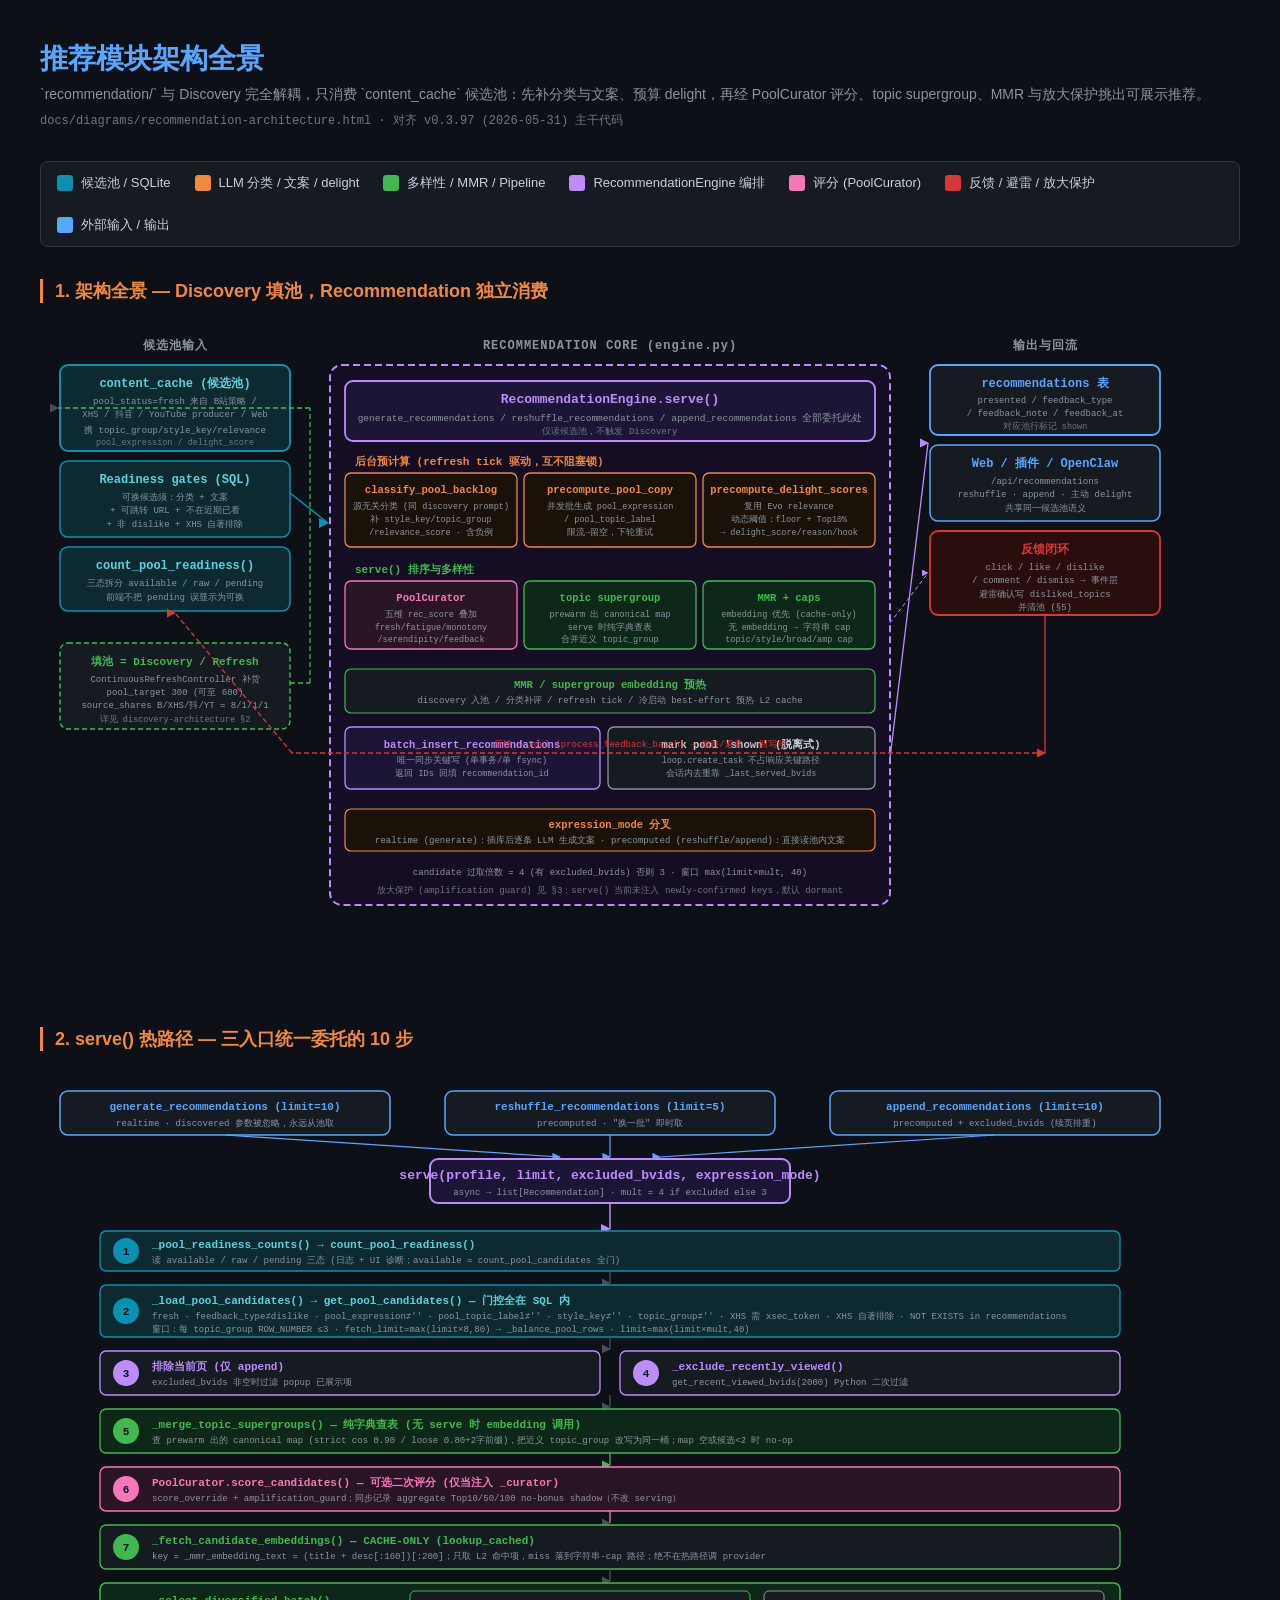
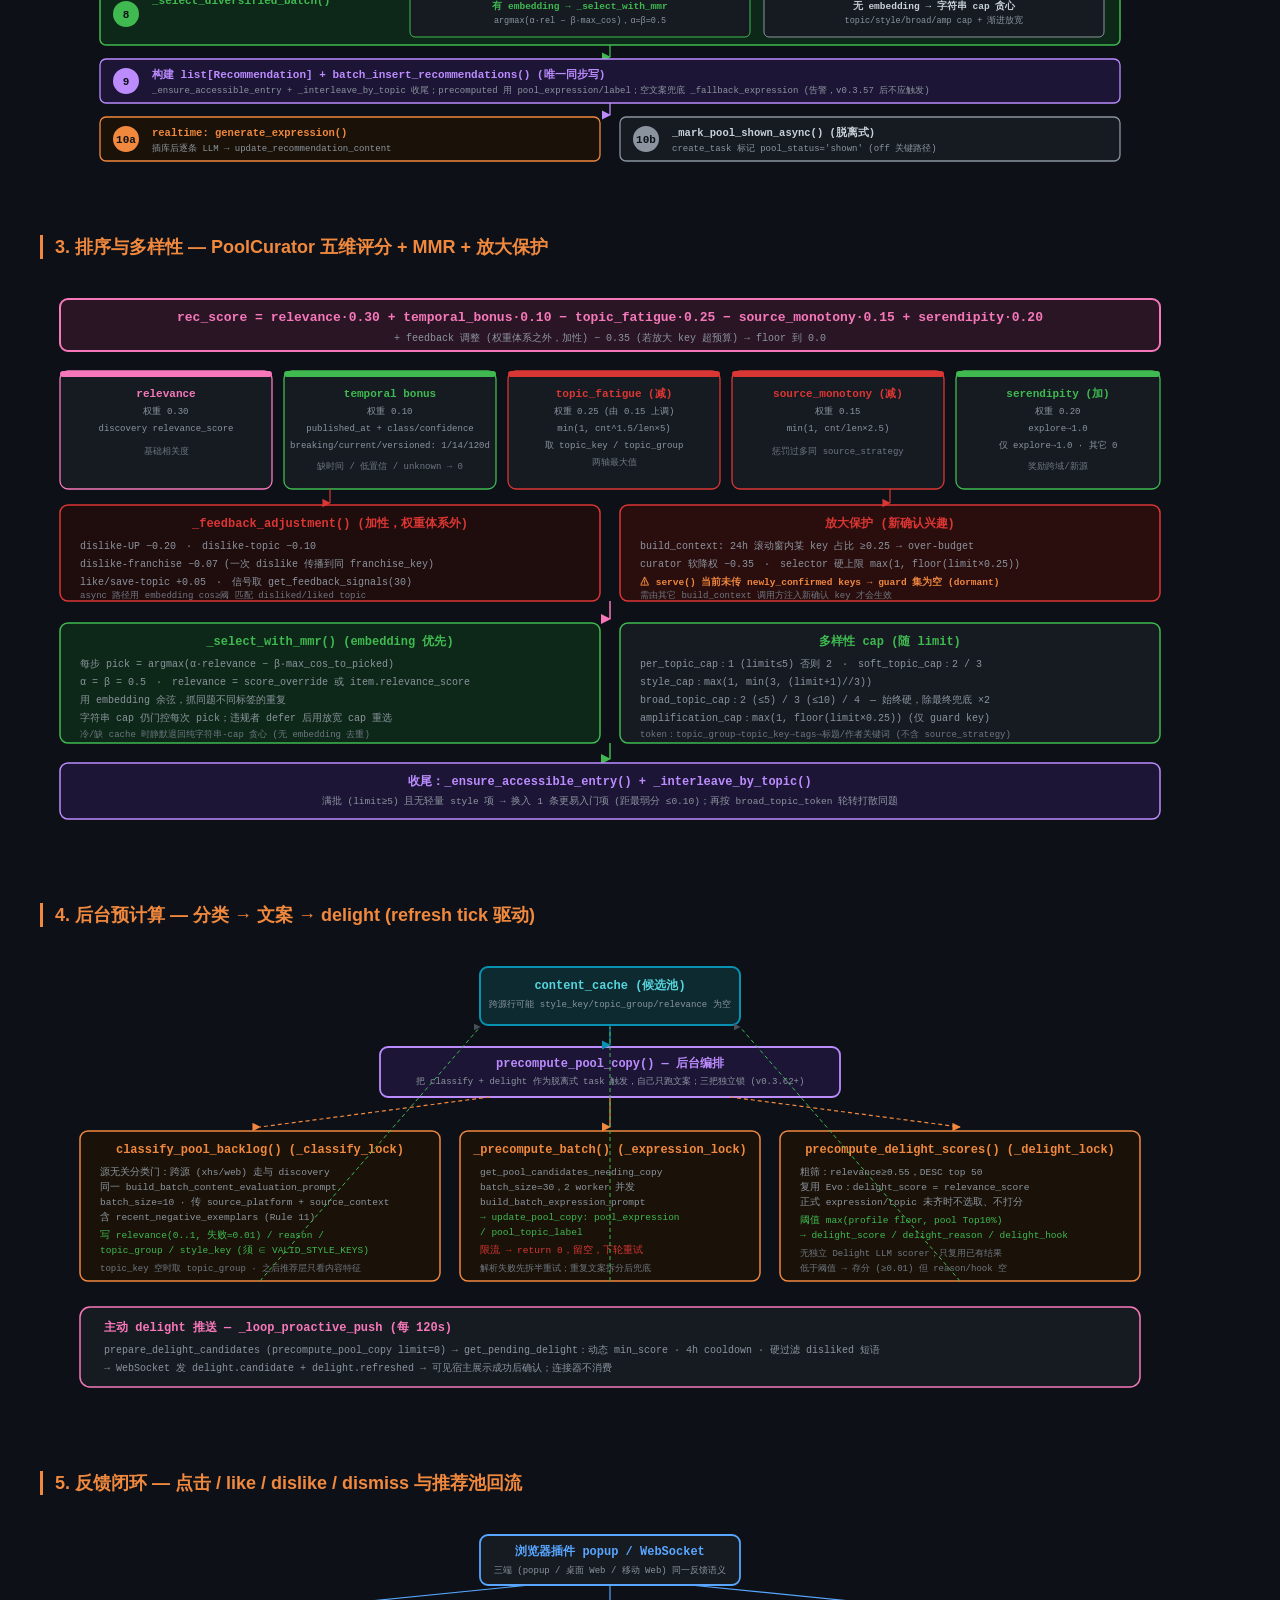
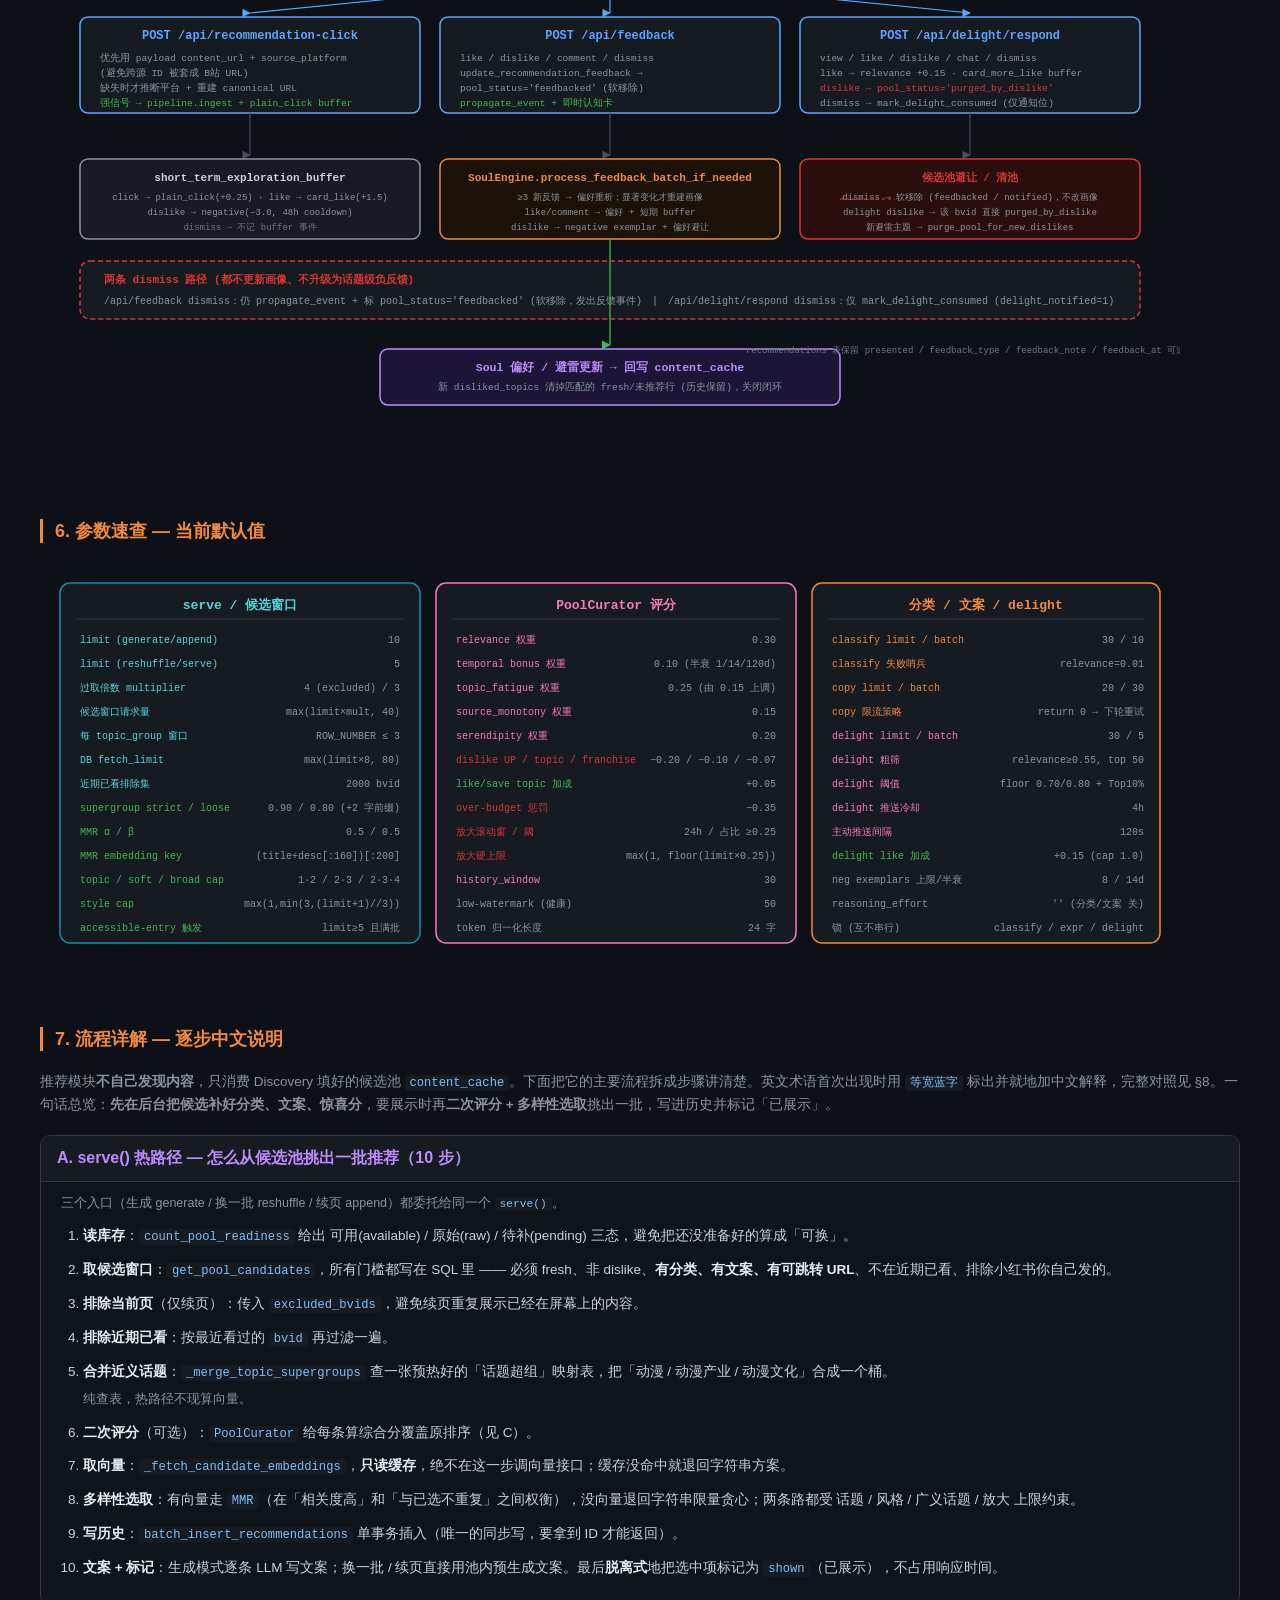
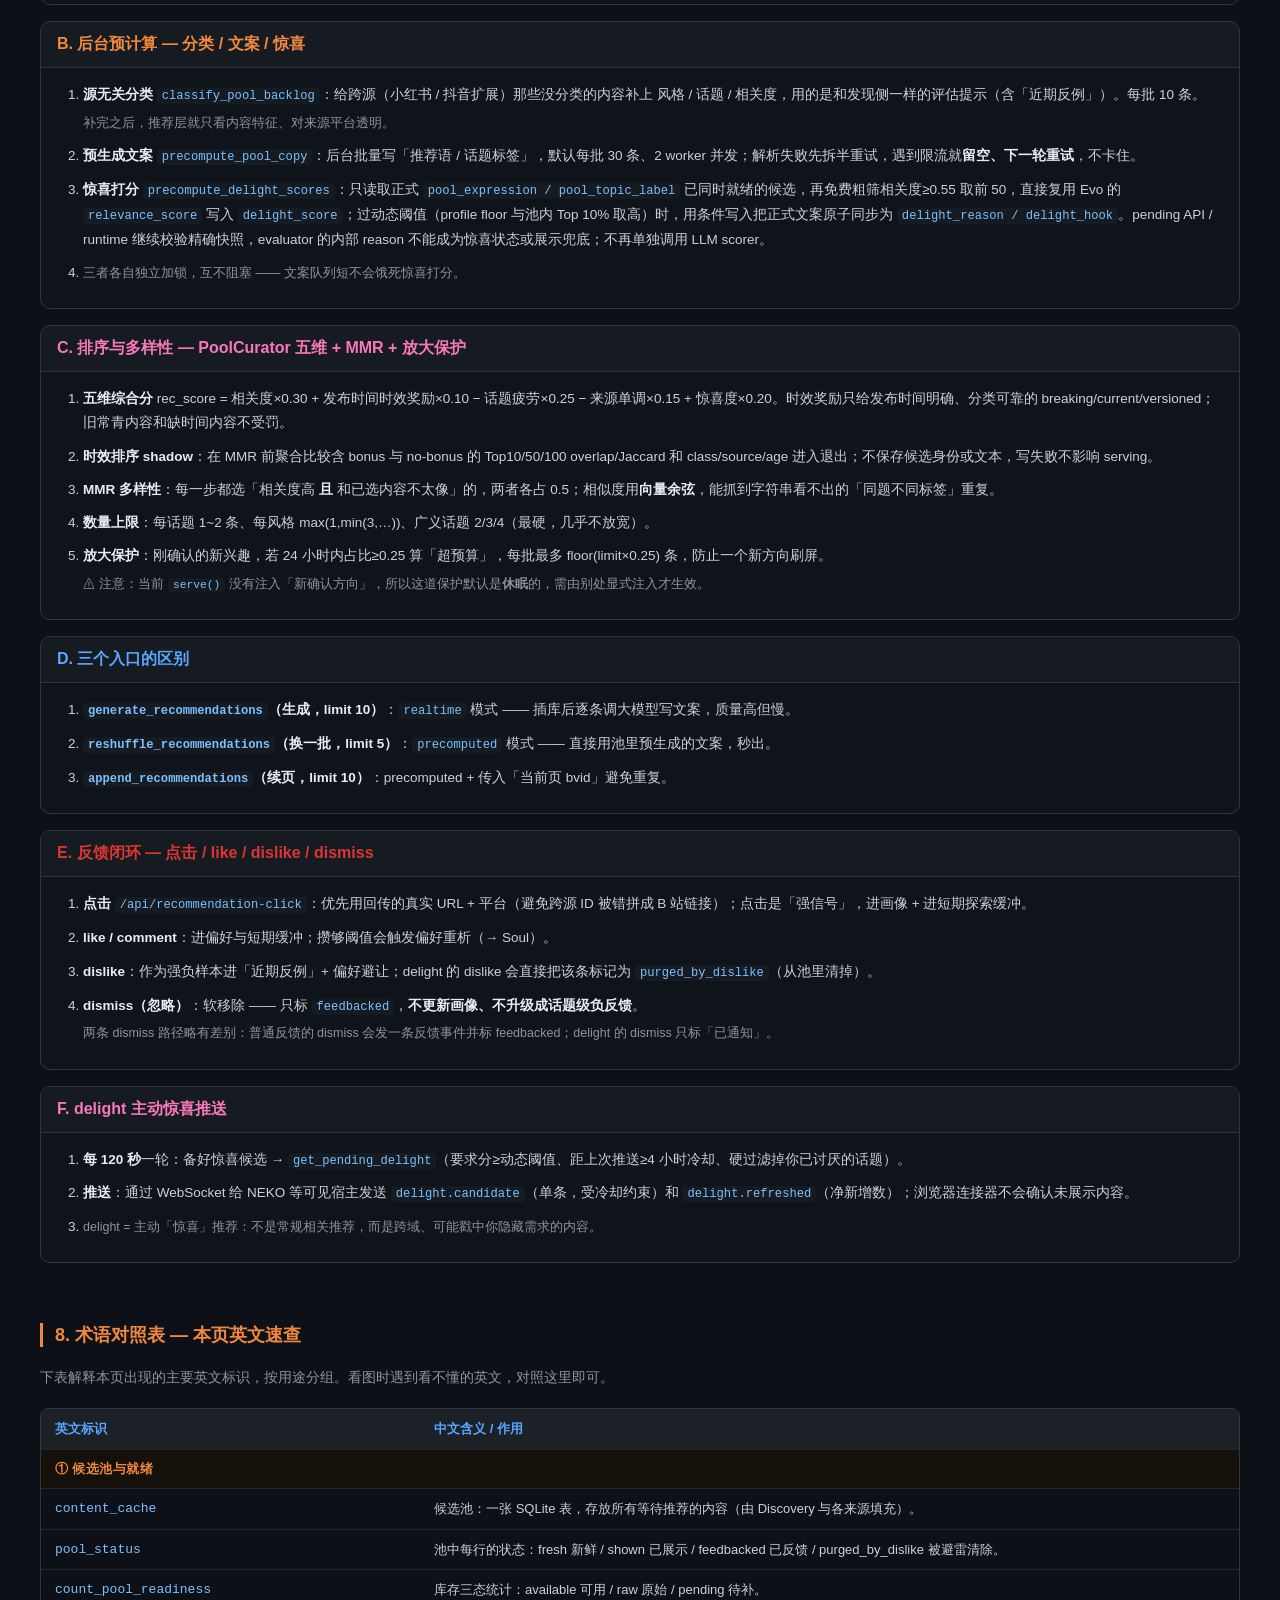
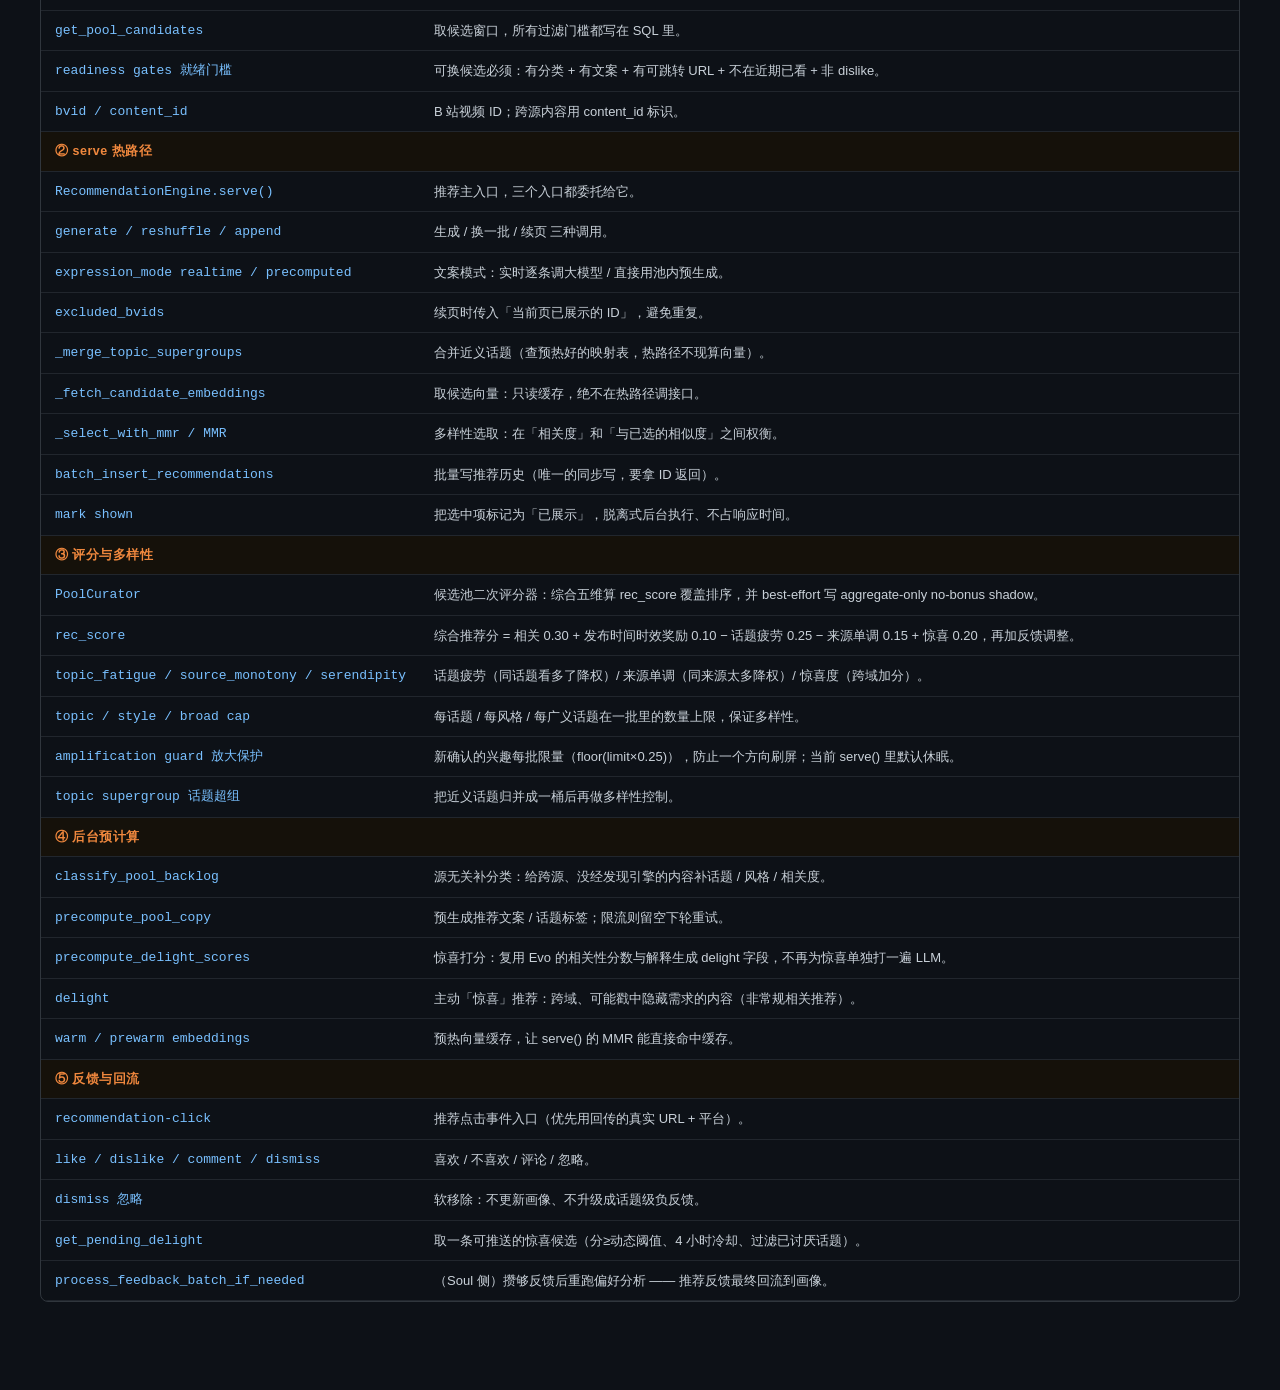
<file: docs/diagrams/recommendation-architecture.html>
<!DOCTYPE html>
<html lang="zh-CN">
<head>
<meta charset="UTF-8">
<meta name="viewport" content="width=device-width, initial-scale=1.0">
<title>Recommendation Module Architecture</title>
<style>
  * { margin: 0; padding: 0; box-sizing: border-box; }
  body {
    font-family: -apple-system, "PingFang SC", "Noto Sans SC", sans-serif;
    background: #0d1117;
    color: #c9d1d9;
    padding: 40px;
    min-width: 1200px;
  }
  h1 { color: #58a6ff; font-size: 28px; margin-bottom: 8px; }
  .subtitle { color: #8b949e; font-size: 14px; margin-bottom: 8px; }
  .stamp { color: #6e7681; font-size: 12px; margin-bottom: 32px; font-family: ui-monospace, SFMono-Regular, Menlo, monospace; }

  .diagram-section { margin-bottom: 60px; }
  .section-title {
    color: #f0883e; font-size: 18px; font-weight: 600;
    margin-bottom: 20px; padding-left: 12px;
    border-left: 3px solid #f0883e;
  }

  svg text { font-family: -apple-system, "PingFang SC", "Noto Sans SC", monospace; }

  .legend {
    display: flex; gap: 24px; flex-wrap: wrap;
    margin-bottom: 32px; padding: 12px 16px;
    background: #161b22; border-radius: 8px; border: 1px solid #30363d;
  }
  .legend-item { display: flex; align-items: center; gap: 8px; font-size: 13px; }
  .legend-swatch { width: 16px; height: 16px; border-radius: 3px; flex-shrink: 0; }

  /* ── Explanatory prose (中文讲解) ── */
  .lead { color: #8b949e; font-size: 13.5px; margin-bottom: 18px; line-height: 1.7; }
  .src-card { margin-bottom: 16px; border: 1px solid #30363d; border-radius: 10px; overflow: hidden; background: #0f141a; }
  .src-head { padding: 12px 16px; font-size: 16px; font-weight: 700; border-bottom: 1px solid #30363d; background: #161b22; }
  .src-head .pill { font-size: 11px; font-weight: 600; padding: 2px 9px; border-radius: 999px; margin-left: 8px; vertical-align: middle; }
  .pill-on  { background: #0d2818; color: #3fb950; border: 1px solid #238636; }
  .pill-off { background: #2a0d0d; color: #f0883e; border: 1px solid #8b3a1f; }
  .pill-path{ background: #161b22; color: #8b949e; border: 1px solid #30363d; }
  .src-body { padding: 6px 20px 14px; }
  .src-body ol { margin: 0; padding-left: 22px; }
  .src-body li { margin: 9px 0; font-size: 13.5px; line-height: 1.8; color: #c9d1d9; }
  .src-body li > b { color: #e6edf3; }
  .src-body .sub { display: block; color: #8b949e; font-size: 12.5px; margin-top: 4px; line-height: 1.85; }
  code { font-family: ui-monospace, SFMono-Regular, Menlo, Consolas, monospace; color: #79c0ff; font-size: 0.9em; background: #161b22; padding: 1px 5px; border-radius: 4px; }
  .gloss-wrap { overflow-x: auto; border: 1px solid #30363d; border-radius: 8px; }
  table.gloss { width: 100%; border-collapse: collapse; font-size: 13px; }
  table.gloss th, table.gloss td { border-bottom: 1px solid #21262d; padding: 9px 14px; text-align: left; vertical-align: top; line-height: 1.65; }
  table.gloss th { background: #1c2128; color: #58a6ff; font-weight: 600; }
  table.gloss td.term { color: #79c0ff; font-family: ui-monospace, SFMono-Regular, Menlo, Consolas, monospace; white-space: nowrap; width: 1%; }
  table.gloss tr.grp td { background: #15110a; color: #f0883e; font-weight: 700; font-size: 12.5px; letter-spacing: 0.04em; }
</style>
</head>
<body>

<h1>推荐模块架构全景</h1>
<p class="subtitle">`recommendation/` 与 Discovery 完全解耦，只消费 `content_cache` 候选池：先补分类与文案、预算 delight，再经 PoolCurator 评分、topic supergroup、MMR 与放大保护挑出可展示推荐。</p>
<p class="stamp">docs/diagrams/recommendation-architecture.html &middot; 对齐 v0.3.97 (2026-05-31) 主干代码</p>

<div class="legend">
  <div class="legend-item"><div class="legend-swatch" style="background:#0891b2"></div>候选池 / SQLite</div>
  <div class="legend-item"><div class="legend-swatch" style="background:#f0883e"></div>LLM 分类 / 文案 / delight</div>
  <div class="legend-item"><div class="legend-swatch" style="background:#3fb950"></div>多样性 / MMR / Pipeline</div>
  <div class="legend-item"><div class="legend-swatch" style="background:#bc8cff"></div>RecommendationEngine 编排</div>
  <div class="legend-item"><div class="legend-swatch" style="background:#f778ba"></div>评分 (PoolCurator)</div>
  <div class="legend-item"><div class="legend-swatch" style="background:#da3633"></div>反馈 / 避雷 / 放大保护</div>
  <div class="legend-item"><div class="legend-swatch" style="background:#58a6ff"></div>外部输入 / 输出</div>
</div>

<!-- ═══════════════════════════════════════════════════════════════ -->
<!-- SECTION 1: Architecture overview                              -->
<!-- ═══════════════════════════════════════════════════════════════ -->
<div class="diagram-section">
<div class="section-title">1. 架构全景 &mdash; Discovery 填池，Recommendation 独立消费</div>

<svg width="1140" height="640" viewBox="0 0 1140 640">
  <defs>
    <marker id="s1" viewBox="0 0 10 10" refX="9" refY="5" markerWidth="7" markerHeight="7" orient="auto-start-auto"><path d="M 0 0 L 10 5 L 0 10 z" fill="#484f58"/></marker>
    <marker id="s1-cyan" viewBox="0 0 10 10" refX="9" refY="5" markerWidth="7" markerHeight="7" orient="auto-start-auto"><path d="M 0 0 L 10 5 L 0 10 z" fill="#0891b2"/></marker>
    <marker id="s1-purple" viewBox="0 0 10 10" refX="9" refY="5" markerWidth="7" markerHeight="7" orient="auto-start-auto"><path d="M 0 0 L 10 5 L 0 10 z" fill="#bc8cff"/></marker>
    <marker id="s1-blue" viewBox="0 0 10 10" refX="9" refY="5" markerWidth="7" markerHeight="7" orient="auto-start-auto"><path d="M 0 0 L 10 5 L 0 10 z" fill="#58a6ff"/></marker>
    <marker id="s1-red" viewBox="0 0 10 10" refX="9" refY="5" markerWidth="7" markerHeight="7" orient="auto-start-auto"><path d="M 0 0 L 10 5 L 0 10 z" fill="#da3633"/></marker>
  </defs>

  <text x="135" y="26" text-anchor="middle" fill="#8b949e" font-size="12" font-weight="700" letter-spacing="1">候选池输入</text>
  <text x="570" y="26" text-anchor="middle" fill="#8b949e" font-size="12" font-weight="700" letter-spacing="1">RECOMMENDATION CORE (engine.py)</text>
  <text x="1005" y="26" text-anchor="middle" fill="#8b949e" font-size="12" font-weight="700" letter-spacing="1">输出与回流</text>

  <!-- ── Pool inputs (left) ── -->
  <rect x="20" y="42" width="230" height="86" rx="8" fill="#0c2a30" stroke="#0891b2" stroke-width="2"/>
  <text x="135" y="64" text-anchor="middle" fill="#56d4dd" font-size="12" font-weight="600">content_cache (候选池)</text>
  <text x="135" y="81" text-anchor="middle" fill="#8b949e" font-size="9">pool_status=fresh 来自 B站策略 /</text>
  <text x="135" y="94" text-anchor="middle" fill="#8b949e" font-size="9">XHS / 抖音 / YouTube producer / Web</text>
  <text x="135" y="110" text-anchor="middle" fill="#8b949e" font-size="9">携 topic_group/style_key/relevance</text>
  <text x="135" y="122" text-anchor="middle" fill="#6e7681" font-size="8.5">pool_expression / delight_score</text>

  <rect x="20" y="138" width="230" height="76" rx="8" fill="#0c2a30" stroke="#0891b2" stroke-width="1.5"/>
  <text x="135" y="160" text-anchor="middle" fill="#56d4dd" font-size="12" font-weight="600">Readiness gates (SQL)</text>
  <text x="135" y="177" text-anchor="middle" fill="#8b949e" font-size="9">可换候选须：分类 + 文案</text>
  <text x="135" y="190" text-anchor="middle" fill="#8b949e" font-size="9">+ 可跳转 URL + 不在近期已看</text>
  <text x="135" y="204" text-anchor="middle" fill="#8b949e" font-size="9">+ 非 dislike + XHS 自著排除</text>

  <rect x="20" y="224" width="230" height="64" rx="8" fill="#0c2a30" stroke="#0891b2" stroke-width="1.5"/>
  <text x="135" y="246" text-anchor="middle" fill="#56d4dd" font-size="12" font-weight="600">count_pool_readiness()</text>
  <text x="135" y="263" text-anchor="middle" fill="#8b949e" font-size="9">三态拆分 available / raw / pending</text>
  <text x="135" y="277" text-anchor="middle" fill="#8b949e" font-size="9">前端不把 pending 误显示为可换</text>

  <!-- Discovery / refresh fills pool note -->
  <rect x="20" y="320" width="230" height="86" rx="8" fill="#161b22" stroke="#3fb950" stroke-width="1.5" stroke-dasharray="5,3"/>
  <text x="135" y="342" text-anchor="middle" fill="#3fb950" font-size="11" font-weight="600">填池 = Discovery / Refresh</text>
  <text x="135" y="359" text-anchor="middle" fill="#8b949e" font-size="9">ContinuousRefreshController 补货</text>
  <text x="135" y="372" text-anchor="middle" fill="#8b949e" font-size="9">pool_target 300 (可至 600)</text>
  <text x="135" y="385" text-anchor="middle" fill="#8b949e" font-size="9">source_shares B/XHS/抖/YT = 8/1/1/1</text>
  <text x="135" y="399" text-anchor="middle" fill="#6e7681" font-size="8.5">详见 discovery-architecture §2</text>

  <line x1="250" y1="170" x2="288" y2="200" stroke="#0891b2" stroke-width="1.5" marker-end="url(#s1-cyan)"/>
  <line x1="250" y1="360" x2="270" y2="360" stroke="#3fb950" stroke-width="1.3" stroke-dasharray="5,3"/>
  <line x1="270" y1="360" x2="270" y2="85" stroke="#3fb950" stroke-width="1.3" stroke-dasharray="5,3"/>
  <line x1="270" y1="85" x2="18" y2="85" stroke="#3fb950" stroke-width="1.3" stroke-dasharray="5,3" marker-end="url(#s1)"/>

  <!-- ── Engine container (center) ── -->
  <rect x="290" y="42" width="560" height="540" rx="12" fill="#140d24" stroke="#bc8cff" stroke-width="2" stroke-dasharray="7,4"/>

  <rect x="305" y="58" width="530" height="60" rx="8" fill="#1c1536" stroke="#bc8cff" stroke-width="1.8"/>
  <text x="570" y="80" text-anchor="middle" fill="#bc8cff" font-size="13" font-weight="600">RecommendationEngine.serve()</text>
  <text x="570" y="98" text-anchor="middle" fill="#8b949e" font-size="9.5">generate_recommendations / reshuffle_recommendations / append_recommendations 全部委托此处</text>
  <text x="570" y="111" text-anchor="middle" fill="#6e7681" font-size="9">仅读候选池，不触发 Discovery</text>

  <!-- background precompute row -->
  <text x="315" y="142" fill="#f0883e" font-size="11" font-weight="600">后台预计算 (refresh tick 驱动，互不阻塞锁)</text>

  <rect x="305" y="150" width="172" height="74" rx="6" fill="#1a1208" stroke="#f0883e" stroke-width="1.3"/>
  <text x="391" y="170" text-anchor="middle" fill="#f0883e" font-size="10.5" font-weight="600">classify_pool_backlog</text>
  <text x="391" y="186" text-anchor="middle" fill="#8b949e" font-size="8.5">源无关分类 (同 discovery prompt)</text>
  <text x="391" y="199" text-anchor="middle" fill="#8b949e" font-size="8.5">补 style_key/topic_group</text>
  <text x="391" y="212" text-anchor="middle" fill="#8b949e" font-size="8.5">/relevance_score · 含负例</text>

  <rect x="484" y="150" width="172" height="74" rx="6" fill="#1a1208" stroke="#f0883e" stroke-width="1.3"/>
  <text x="570" y="170" text-anchor="middle" fill="#f0883e" font-size="10.5" font-weight="600">precompute_pool_copy</text>
  <text x="570" y="186" text-anchor="middle" fill="#8b949e" font-size="8.5">并发批生成 pool_expression</text>
  <text x="570" y="199" text-anchor="middle" fill="#8b949e" font-size="8.5">/ pool_topic_label</text>
  <text x="570" y="212" text-anchor="middle" fill="#8b949e" font-size="8.5">限流→留空，下轮重试</text>

  <rect x="663" y="150" width="172" height="74" rx="6" fill="#1a1208" stroke="#f0883e" stroke-width="1.3"/>
  <text x="749" y="170" text-anchor="middle" fill="#f0883e" font-size="10.5" font-weight="600">precompute_delight_scores</text>
  <text x="749" y="186" text-anchor="middle" fill="#8b949e" font-size="8.5">复用 Evo relevance</text>
  <text x="749" y="199" text-anchor="middle" fill="#8b949e" font-size="8.5">动态阈值：floor + Top10%</text>
  <text x="749" y="212" text-anchor="middle" fill="#8b949e" font-size="8.5">→ delight_score/reason/hook</text>

  <!-- ranking row -->
  <text x="315" y="250" fill="#3fb950" font-size="11" font-weight="600">serve() 排序与多样性</text>

  <rect x="305" y="258" width="172" height="68" rx="6" fill="#2a1525" stroke="#f778ba" stroke-width="1.3"/>
  <text x="391" y="278" text-anchor="middle" fill="#f778ba" font-size="10.5" font-weight="600">PoolCurator</text>
  <text x="391" y="294" text-anchor="middle" fill="#8b949e" font-size="8.5">五维 rec_score 叠加</text>
  <text x="391" y="307" text-anchor="middle" fill="#8b949e" font-size="8.5">fresh/fatigue/monotony</text>
  <text x="391" y="319" text-anchor="middle" fill="#8b949e" font-size="8.5">/serendipity/feedback</text>

  <rect x="484" y="258" width="172" height="68" rx="6" fill="#0d2818" stroke="#3fb950" stroke-width="1.3"/>
  <text x="570" y="278" text-anchor="middle" fill="#3fb950" font-size="10.5" font-weight="600">topic supergroup</text>
  <text x="570" y="294" text-anchor="middle" fill="#8b949e" font-size="8.5">prewarm 出 canonical map</text>
  <text x="570" y="307" text-anchor="middle" fill="#8b949e" font-size="8.5">serve 时纯字典查表</text>
  <text x="570" y="319" text-anchor="middle" fill="#8b949e" font-size="8.5">合并近义 topic_group</text>

  <rect x="663" y="258" width="172" height="68" rx="6" fill="#0d2818" stroke="#3fb950" stroke-width="1.3"/>
  <text x="749" y="278" text-anchor="middle" fill="#3fb950" font-size="10.5" font-weight="600">MMR + caps</text>
  <text x="749" y="294" text-anchor="middle" fill="#8b949e" font-size="8.5">embedding 优先 (cache-only)</text>
  <text x="749" y="307" text-anchor="middle" fill="#8b949e" font-size="8.5">无 embedding → 字符串 cap</text>
  <text x="749" y="319" text-anchor="middle" fill="#8b949e" font-size="8.5">topic/style/broad/amp cap</text>

  <!-- embedding warm note -->
  <rect x="305" y="346" width="530" height="44" rx="6" fill="#161b22" stroke="#3fb950" stroke-width="1.2"/>
  <text x="570" y="365" text-anchor="middle" fill="#3fb950" font-size="10.5" font-weight="600">MMR / supergroup embedding 预热</text>
  <text x="570" y="380" text-anchor="middle" fill="#8b949e" font-size="9">discovery 入池 / 分类补评 / refresh tick / 冷启动 best-effort 预热 L2 cache</text>

  <!-- write + mark shown -->
  <rect x="305" y="404" width="255" height="62" rx="6" fill="#1c1536" stroke="#bc8cff" stroke-width="1.3"/>
  <text x="432" y="425" text-anchor="middle" fill="#bc8cff" font-size="10.5" font-weight="600">batch_insert_recommendations</text>
  <text x="432" y="440" text-anchor="middle" fill="#8b949e" font-size="8.5">唯一同步关键写 (单事务/单 fsync)</text>
  <text x="432" y="453" text-anchor="middle" fill="#8b949e" font-size="8.5">返回 IDs 回填 recommendation_id</text>

  <rect x="568" y="404" width="267" height="62" rx="6" fill="#161b22" stroke="#8b949e" stroke-width="1.3"/>
  <text x="701" y="425" text-anchor="middle" fill="#c9d1d9" font-size="10.5" font-weight="600">mark pool 'shown' (脱离式)</text>
  <text x="701" y="440" text-anchor="middle" fill="#8b949e" font-size="8.5">loop.create_task 不占响应关键路径</text>
  <text x="701" y="453" text-anchor="middle" fill="#8b949e" font-size="8.5">会话内去重靠 _last_served_bvids</text>

  <!-- expression fork -->
  <rect x="305" y="486" width="530" height="42" rx="6" fill="#1a1208" stroke="#f0883e" stroke-width="1.2"/>
  <text x="570" y="505" text-anchor="middle" fill="#f0883e" font-size="10.5" font-weight="600">expression_mode 分叉</text>
  <text x="570" y="520" text-anchor="middle" fill="#8b949e" font-size="9">realtime (generate)：插库后逐条 LLM 生成文案  ·  precomputed (reshuffle/append)：直接读池内文案</text>

  <text x="570" y="552" text-anchor="middle" fill="#8b949e" font-size="9">candidate 过取倍数 = 4 (有 excluded_bvids) 否则 3 · 窗口 max(limit×mult, 40)</text>
  <text x="570" y="570" text-anchor="middle" fill="#6e7681" font-size="9">放大保护 (amplification guard) 见 §3：serve() 当前未注入 newly-confirmed keys，默认 dormant</text>

  <!-- arrows engine → outputs -->
  <line x1="850" y1="435" x2="888" y2="120" stroke="#bc8cff" stroke-width="1.3" marker-end="url(#s1-purple)"/>
  <line x1="850" y1="300" x2="888" y2="250" stroke="#bc8cff" stroke-width="1" marker-end="url(#s1-purple)" stroke-dasharray="4,3"/>

  <!-- ── Outputs (right) ── -->
  <rect x="890" y="42" width="230" height="70" rx="8" fill="#161b22" stroke="#58a6ff" stroke-width="1.8"/>
  <text x="1005" y="64" text-anchor="middle" fill="#58a6ff" font-size="12" font-weight="600">recommendations 表</text>
  <text x="1005" y="80" text-anchor="middle" fill="#8b949e" font-size="9">presented / feedback_type</text>
  <text x="1005" y="93" text-anchor="middle" fill="#8b949e" font-size="9">/ feedback_note / feedback_at</text>
  <text x="1005" y="106" text-anchor="middle" fill="#6e7681" font-size="8.5">对应池行标记 shown</text>

  <rect x="890" y="122" width="230" height="76" rx="8" fill="#161b22" stroke="#58a6ff" stroke-width="1.5"/>
  <text x="1005" y="144" text-anchor="middle" fill="#58a6ff" font-size="12" font-weight="600">Web / 插件 / OpenClaw</text>
  <text x="1005" y="161" text-anchor="middle" fill="#8b949e" font-size="9">/api/recommendations</text>
  <text x="1005" y="174" text-anchor="middle" fill="#8b949e" font-size="9">reshuffle · append · 主动 delight</text>
  <text x="1005" y="188" text-anchor="middle" fill="#8b949e" font-size="9">共享同一候选池语义</text>

  <rect x="890" y="208" width="230" height="84" rx="8" fill="#2a0d0d" stroke="#da3633" stroke-width="1.8"/>
  <text x="1005" y="230" text-anchor="middle" fill="#da3633" font-size="12" font-weight="600">反馈闭环</text>
  <text x="1005" y="247" text-anchor="middle" fill="#8b949e" font-size="9">click / like / dislike</text>
  <text x="1005" y="260" text-anchor="middle" fill="#8b949e" font-size="9">/ comment / dismiss → 事件层</text>
  <text x="1005" y="274" text-anchor="middle" fill="#8b949e" font-size="9">避雷确认写 disliked_topics</text>
  <text x="1005" y="287" text-anchor="middle" fill="#8b949e" font-size="9">并清池 (§5)</text>

  <!-- feedback loops back to pool/soul -->
  <line x1="1005" y1="292" x2="1005" y2="430" stroke="#da3633" stroke-width="1.3" marker-end="url(#s1-red)"/>
  <line x1="1005" y1="430" x2="252" y2="430" stroke="#da3633" stroke-width="1.3" stroke-dasharray="5,3"/>
  <line x1="252" y1="430" x2="135" y2="290" stroke="#da3633" stroke-width="1.3" stroke-dasharray="5,3" marker-end="url(#s1-red)"/>
  <text x="600" y="424" text-anchor="middle" fill="#da3633" font-size="9">反馈 → Soul (process_feedback_batch) → 偏好/避雷 → 回写池</text>
</svg>
</div>

<!-- ═══════════════════════════════════════════════════════════════ -->
<!-- SECTION 2: serve() hot path                                   -->
<!-- ═══════════════════════════════════════════════════════════════ -->
<div class="diagram-section">
<div class="section-title">2. serve() 热路径 &mdash; 三入口统一委托的 10 步</div>

<svg width="1140" height="700" viewBox="0 0 1140 700">
  <defs>
    <marker id="s2" viewBox="0 0 10 10" refX="9" refY="5" markerWidth="7" markerHeight="7" orient="auto-start-auto"><path d="M 0 0 L 10 5 L 0 10 z" fill="#484f58"/></marker>
    <marker id="s2-purple" viewBox="0 0 10 10" refX="9" refY="5" markerWidth="7" markerHeight="7" orient="auto-start-auto"><path d="M 0 0 L 10 5 L 0 10 z" fill="#bc8cff"/></marker>
    <marker id="s2-blue" viewBox="0 0 10 10" refX="9" refY="5" markerWidth="7" markerHeight="7" orient="auto-start-auto"><path d="M 0 0 L 10 5 L 0 10 z" fill="#58a6ff"/></marker>
    <marker id="s2-green" viewBox="0 0 10 10" refX="9" refY="5" markerWidth="7" markerHeight="7" orient="auto-start-auto"><path d="M 0 0 L 10 5 L 0 10 z" fill="#3fb950"/></marker>
    <marker id="s2-orange" viewBox="0 0 10 10" refX="9" refY="5" markerWidth="7" markerHeight="7" orient="auto-start-auto"><path d="M 0 0 L 10 5 L 0 10 z" fill="#f0883e"/></marker>
  </defs>

  <!-- Three entry points -->
  <rect x="20" y="20" width="330" height="44" rx="8" fill="#161b22" stroke="#58a6ff" stroke-width="1.5"/>
  <text x="185" y="39" text-anchor="middle" fill="#58a6ff" font-size="11" font-weight="600">generate_recommendations (limit=10)</text>
  <text x="185" y="55" text-anchor="middle" fill="#8b949e" font-size="9">realtime · discovered 参数被忽略，永远从池取</text>

  <rect x="405" y="20" width="330" height="44" rx="8" fill="#161b22" stroke="#58a6ff" stroke-width="1.5"/>
  <text x="570" y="39" text-anchor="middle" fill="#58a6ff" font-size="11" font-weight="600">reshuffle_recommendations (limit=5)</text>
  <text x="570" y="55" text-anchor="middle" fill="#8b949e" font-size="9">precomputed · "换一批" 即时取</text>

  <rect x="790" y="20" width="330" height="44" rx="8" fill="#161b22" stroke="#58a6ff" stroke-width="1.5"/>
  <text x="955" y="39" text-anchor="middle" fill="#58a6ff" font-size="11" font-weight="600">append_recommendations (limit=10)</text>
  <text x="955" y="55" text-anchor="middle" fill="#8b949e" font-size="9">precomputed + excluded_bvids (续页排重)</text>

  <line x1="185" y1="64" x2="520" y2="86" stroke="#58a6ff" stroke-width="1.2" marker-end="url(#s2-blue)"/>
  <line x1="570" y1="64" x2="570" y2="86" stroke="#58a6ff" stroke-width="1.2" marker-end="url(#s2-blue)"/>
  <line x1="955" y1="64" x2="620" y2="86" stroke="#58a6ff" stroke-width="1.2" marker-end="url(#s2-blue)"/>

  <rect x="390" y="88" width="360" height="44" rx="8" fill="#1c1536" stroke="#bc8cff" stroke-width="2"/>
  <text x="570" y="108" text-anchor="middle" fill="#bc8cff" font-size="13" font-weight="700">serve(profile, limit, excluded_bvids, expression_mode)</text>
  <text x="570" y="124" text-anchor="middle" fill="#8b949e" font-size="9">async → list[Recommendation] · mult = 4 if excluded else 3</text>

  <line x1="570" y1="132" x2="570" y2="158" stroke="#bc8cff" stroke-width="1.5" marker-end="url(#s2-purple)"/>

  <!-- Step rows: each full-width band -->
  <!-- Step 1 -->
  <rect x="60" y="160" width="1020" height="40" rx="6" fill="#0c2a30" stroke="#0891b2" stroke-width="1.3"/>
  <circle cx="86" cy="180" r="13" fill="#0891b2"/><text x="86" y="184" text-anchor="middle" fill="#0d1117" font-size="11" font-weight="700">1</text>
  <text x="112" y="177" fill="#56d4dd" font-size="11" font-weight="600">_pool_readiness_counts() → count_pool_readiness()</text>
  <text x="112" y="192" fill="#8b949e" font-size="9">读 available / raw / pending 三态 (日志 + UI 诊断；available = count_pool_candidates 全门)</text>

  <line x1="570" y1="200" x2="570" y2="212" stroke="#484f58" stroke-width="1.3" marker-end="url(#s2)"/>

  <!-- Step 2 -->
  <rect x="60" y="214" width="1020" height="52" rx="6" fill="#0c2a30" stroke="#0891b2" stroke-width="1.3"/>
  <circle cx="86" cy="240" r="13" fill="#0891b2"/><text x="86" y="244" text-anchor="middle" fill="#0d1117" font-size="11" font-weight="700">2</text>
  <text x="112" y="233" fill="#56d4dd" font-size="11" font-weight="600">_load_pool_candidates() → get_pool_candidates() — 门控全在 SQL 内</text>
  <text x="112" y="248" fill="#8b949e" font-size="9">fresh · feedback_type≠dislike · pool_expression≠'' · pool_topic_label≠'' · style_key≠'' · topic_group≠'' · XHS 需 xsec_token · XHS 自著排除 · NOT EXISTS in recommendations</text>
  <text x="112" y="261" fill="#8b949e" font-size="9">窗口：每 topic_group ROW_NUMBER ≤3 · fetch_limit=max(limit×8,80) → _balance_pool_rows · limit=max(limit×mult,40)</text>

  <line x1="570" y1="266" x2="570" y2="278" stroke="#484f58" stroke-width="1.3" marker-end="url(#s2)"/>

  <!-- Steps 3 & 4 side by side -->
  <rect x="60" y="280" width="500" height="44" rx="6" fill="#161b22" stroke="#bc8cff" stroke-width="1.3"/>
  <circle cx="86" cy="302" r="13" fill="#bc8cff"/><text x="86" y="306" text-anchor="middle" fill="#0d1117" font-size="11" font-weight="700">3</text>
  <text x="112" y="299" fill="#bc8cff" font-size="11" font-weight="600">排除当前页 (仅 append)</text>
  <text x="112" y="314" fill="#8b949e" font-size="9">excluded_bvids 非空时过滤 popup 已展示项</text>

  <rect x="580" y="280" width="500" height="44" rx="6" fill="#161b22" stroke="#bc8cff" stroke-width="1.3"/>
  <circle cx="606" cy="302" r="13" fill="#bc8cff"/><text x="606" y="306" text-anchor="middle" fill="#0d1117" font-size="11" font-weight="700">4</text>
  <text x="632" y="299" fill="#bc8cff" font-size="11" font-weight="600">_exclude_recently_viewed()</text>
  <text x="632" y="314" fill="#8b949e" font-size="9">get_recent_viewed_bvids(2000) Python 二次过滤</text>

  <line x1="570" y1="324" x2="570" y2="336" stroke="#484f58" stroke-width="1.3" marker-end="url(#s2)"/>

  <!-- Step 5 -->
  <rect x="60" y="338" width="1020" height="44" rx="6" fill="#0d2818" stroke="#3fb950" stroke-width="1.3"/>
  <circle cx="86" cy="360" r="13" fill="#3fb950"/><text x="86" y="364" text-anchor="middle" fill="#0d1117" font-size="11" font-weight="700">5</text>
  <text x="112" y="357" fill="#3fb950" font-size="11" font-weight="600">_merge_topic_supergroups() — 纯字典查表 (无 serve 时 embedding 调用)</text>
  <text x="112" y="372" fill="#8b949e" font-size="9">查 prewarm 出的 canonical map (strict cos 0.90 / loose 0.80+2字前缀)，把近义 topic_group 改写为同一桶；map 空或候选&lt;2 时 no-op</text>

  <line x1="570" y1="382" x2="570" y2="394" stroke="#3fb950" stroke-width="1.3" marker-end="url(#s2-green)"/>

  <!-- Step 6 -->
  <rect x="60" y="396" width="1020" height="44" rx="6" fill="#2a1525" stroke="#f778ba" stroke-width="1.3"/>
  <circle cx="86" cy="418" r="13" fill="#f778ba"/><text x="86" y="422" text-anchor="middle" fill="#0d1117" font-size="11" font-weight="700">6</text>
  <text x="112" y="415" fill="#f778ba" font-size="11" font-weight="600">PoolCurator.score_candidates() — 可选二次评分 (仅当注入 _curator)</text>
  <text x="112" y="430" fill="#8b949e" font-size="9">score_override + amplification_guard；同步记录 aggregate Top10/50/100 no-bonus shadow（不改 serving）</text>

  <line x1="570" y1="440" x2="570" y2="452" stroke="#f778ba" stroke-width="1.3" marker-end="url(#s2)"/>

  <!-- Step 7 -->
  <rect x="60" y="454" width="1020" height="44" rx="6" fill="#161b22" stroke="#3fb950" stroke-width="1.3"/>
  <circle cx="86" cy="476" r="13" fill="#3fb950"/><text x="86" y="480" text-anchor="middle" fill="#0d1117" font-size="11" font-weight="700">7</text>
  <text x="112" y="473" fill="#3fb950" font-size="11" font-weight="600">_fetch_candidate_embeddings() — CACHE-ONLY (lookup_cached)</text>
  <text x="112" y="488" fill="#8b949e" font-size="9">key = _mmr_embedding_text = (title + desc[:160])[:200]；只取 L2 命中项，miss 落到字符串-cap 路径；绝不在热路径调 provider</text>

  <line x1="570" y1="498" x2="570" y2="510" stroke="#484f58" stroke-width="1.3" marker-end="url(#s2)"/>

  <!-- Step 8 fork -->
  <rect x="60" y="512" width="1020" height="62" rx="6" fill="#0d2818" stroke="#3fb950" stroke-width="1.5"/>
  <circle cx="86" cy="543" r="13" fill="#3fb950"/><text x="86" y="547" text-anchor="middle" fill="#0d1117" font-size="11" font-weight="700">8</text>
  <text x="112" y="533" fill="#3fb950" font-size="11" font-weight="600">_select_diversified_batch()</text>
  <rect x="370" y="520" width="340" height="46" rx="5" fill="#161b22" stroke="#3fb950" stroke-width="1"/>
  <text x="540" y="538" text-anchor="middle" fill="#3fb950" font-size="9.5" font-weight="600">有 embedding → _select_with_mmr</text>
  <text x="540" y="552" text-anchor="middle" fill="#8b949e" font-size="8.5">argmax(α·rel − β·max_cos)，α=β=0.5</text>
  <rect x="724" y="520" width="340" height="46" rx="5" fill="#161b22" stroke="#8b949e" stroke-width="1"/>
  <text x="894" y="538" text-anchor="middle" fill="#c9d1d9" font-size="9.5" font-weight="600">无 embedding → 字符串 cap 贪心</text>
  <text x="894" y="552" text-anchor="middle" fill="#8b949e" font-size="8.5">topic/style/broad/amp cap + 渐进放宽</text>

  <line x1="570" y1="574" x2="570" y2="586" stroke="#3fb950" stroke-width="1.3" marker-end="url(#s2-green)"/>

  <!-- Step 9 -->
  <rect x="60" y="588" width="1020" height="44" rx="6" fill="#1c1536" stroke="#bc8cff" stroke-width="1.3"/>
  <circle cx="86" cy="610" r="13" fill="#bc8cff"/><text x="86" y="614" text-anchor="middle" fill="#0d1117" font-size="11" font-weight="700">9</text>
  <text x="112" y="607" fill="#bc8cff" font-size="11" font-weight="600">构建 list[Recommendation] + batch_insert_recommendations() (唯一同步写)</text>
  <text x="112" y="622" fill="#8b949e" font-size="9">_ensure_accessible_entry + _interleave_by_topic 收尾；precomputed 用 pool_expression/label；空文案兜底 _fallback_expression (告警，v0.3.57 后不应触发)</text>

  <line x1="570" y1="632" x2="570" y2="644" stroke="#bc8cff" stroke-width="1.3" marker-end="url(#s2-purple)"/>

  <!-- Step 10 -->
  <rect x="60" y="646" width="500" height="44" rx="6" fill="#1a1208" stroke="#f0883e" stroke-width="1.3"/>
  <circle cx="86" cy="668" r="13" fill="#f0883e"/><text x="86" y="672" text-anchor="middle" fill="#0d1117" font-size="11" font-weight="700">10a</text>
  <text x="112" y="665" fill="#f0883e" font-size="10.5" font-weight="600">realtime: generate_expression()</text>
  <text x="112" y="680" fill="#8b949e" font-size="9">插库后逐条 LLM → update_recommendation_content</text>

  <rect x="580" y="646" width="500" height="44" rx="6" fill="#161b22" stroke="#8b949e" stroke-width="1.3"/>
  <circle cx="606" cy="668" r="13" fill="#8b949e"/><text x="606" y="672" text-anchor="middle" fill="#0d1117" font-size="11" font-weight="700">10b</text>
  <text x="632" y="665" fill="#c9d1d9" font-size="10.5" font-weight="600">_mark_pool_shown_async() (脱离式)</text>
  <text x="632" y="680" fill="#8b949e" font-size="9">create_task 标记 pool_status='shown' (off 关键路径)</text>
</svg>
</div>

<!-- ═══════════════════════════════════════════════════════════════ -->
<!-- SECTION 3: Ranking & diversity                                -->
<!-- ═══════════════════════════════════════════════════════════════ -->
<div class="diagram-section">
<div class="section-title">3. 排序与多样性 &mdash; PoolCurator 五维评分 + MMR + 放大保护</div>

<svg width="1140" height="560" viewBox="0 0 1140 560">
  <defs>
    <marker id="s3-pink" viewBox="0 0 10 10" refX="9" refY="5" markerWidth="7" markerHeight="7" orient="auto-start-auto"><path d="M 0 0 L 10 5 L 0 10 z" fill="#f778ba"/></marker>
    <marker id="s3-green" viewBox="0 0 10 10" refX="9" refY="5" markerWidth="7" markerHeight="7" orient="auto-start-auto"><path d="M 0 0 L 10 5 L 0 10 z" fill="#3fb950"/></marker>
    <marker id="s3-red" viewBox="0 0 10 10" refX="9" refY="5" markerWidth="7" markerHeight="7" orient="auto-start-auto"><path d="M 0 0 L 10 5 L 0 10 z" fill="#da3633"/></marker>
  </defs>

  <!-- rec_score formula -->
  <rect x="20" y="20" width="1100" height="52" rx="8" fill="#2a1525" stroke="#f778ba" stroke-width="2"/>
  <text x="570" y="42" text-anchor="middle" fill="#f778ba" font-size="13" font-weight="700">rec_score = relevance·0.30 + temporal_bonus·0.10 − topic_fatigue·0.25 − source_monotony·0.15 + serendipity·0.20</text>
  <text x="570" y="62" text-anchor="middle" fill="#8b949e" font-size="10">+ feedback 调整 (权重体系之外，加性) − 0.35 (若放大 key 超预算) → floor 到 0.0</text>

  <!-- 5 dimension cards -->
  <rect x="20" y="92" width="212" height="118" rx="8" fill="#161b22" stroke="#f778ba" stroke-width="1.3"/>
  <rect x="20" y="92" width="212" height="6" rx="3" fill="#f778ba"/>
  <text x="126" y="118" text-anchor="middle" fill="#f778ba" font-size="11" font-weight="600">relevance</text>
  <text x="126" y="135" text-anchor="middle" fill="#8b949e" font-size="9">权重 0.30</text>
  <text x="126" y="152" text-anchor="middle" fill="#8b949e" font-size="9">discovery relevance_score</text>
  <text x="126" y="175" text-anchor="middle" fill="#6e7681" font-size="9">基础相关度</text>

  <rect x="244" y="92" width="212" height="118" rx="8" fill="#161b22" stroke="#3fb950" stroke-width="1.3"/>
  <rect x="244" y="92" width="212" height="6" rx="3" fill="#3fb950"/>
  <text x="350" y="118" text-anchor="middle" fill="#3fb950" font-size="11" font-weight="600">temporal bonus</text>
  <text x="350" y="135" text-anchor="middle" fill="#8b949e" font-size="9">权重 0.10</text>
  <text x="350" y="152" text-anchor="middle" fill="#8b949e" font-size="9">published_at + class/confidence</text>
  <text x="350" y="169" text-anchor="middle" fill="#8b949e" font-size="9">breaking/current/versioned: 1/14/120d</text>
  <text x="350" y="190" text-anchor="middle" fill="#6e7681" font-size="9">缺时间 / 低置信 / unknown → 0</text>

  <rect x="468" y="92" width="212" height="118" rx="8" fill="#161b22" stroke="#da3633" stroke-width="1.3"/>
  <rect x="468" y="92" width="212" height="6" rx="3" fill="#da3633"/>
  <text x="574" y="118" text-anchor="middle" fill="#da3633" font-size="11" font-weight="600">topic_fatigue (减)</text>
  <text x="574" y="135" text-anchor="middle" fill="#8b949e" font-size="9">权重 0.25 (由 0.15 上调)</text>
  <text x="574" y="152" text-anchor="middle" fill="#8b949e" font-size="9">min(1, cnt^1.5/len×5)</text>
  <text x="574" y="169" text-anchor="middle" fill="#8b949e" font-size="9">取 topic_key / topic_group</text>
  <text x="574" y="186" text-anchor="middle" fill="#6e7681" font-size="9">两轴最大值</text>

  <rect x="692" y="92" width="212" height="118" rx="8" fill="#161b22" stroke="#da3633" stroke-width="1.3"/>
  <rect x="692" y="92" width="212" height="6" rx="3" fill="#da3633"/>
  <text x="798" y="118" text-anchor="middle" fill="#da3633" font-size="11" font-weight="600">source_monotony (减)</text>
  <text x="798" y="135" text-anchor="middle" fill="#8b949e" font-size="9">权重 0.15</text>
  <text x="798" y="152" text-anchor="middle" fill="#8b949e" font-size="9">min(1, cnt/len×2.5)</text>
  <text x="798" y="175" text-anchor="middle" fill="#6e7681" font-size="9">惩罚过多同 source_strategy</text>

  <rect x="916" y="92" width="204" height="118" rx="8" fill="#161b22" stroke="#3fb950" stroke-width="1.3"/>
  <rect x="916" y="92" width="204" height="6" rx="3" fill="#3fb950"/>
  <text x="1018" y="118" text-anchor="middle" fill="#3fb950" font-size="11" font-weight="600">serendipity (加)</text>
  <text x="1018" y="135" text-anchor="middle" fill="#8b949e" font-size="9">权重 0.20</text>
  <text x="1018" y="152" text-anchor="middle" fill="#8b949e" font-size="9">explore→1.0</text>
  <text x="1018" y="169" text-anchor="middle" fill="#8b949e" font-size="9">仅 explore→1.0 · 其它 0</text>
  <text x="1018" y="190" text-anchor="middle" fill="#6e7681" font-size="9">奖励跨域/新源</text>

  <!-- feedback adjustments -->
  <rect x="20" y="226" width="540" height="96" rx="8" fill="#1f0c0c" stroke="#da3633" stroke-width="1.5"/>
  <text x="290" y="248" text-anchor="middle" fill="#da3633" font-size="12" font-weight="700">_feedback_adjustment() (加性，权重体系外)</text>
  <text x="40" y="270" fill="#8b949e" font-size="10">dislike-UP −0.20　·　dislike-topic −0.10</text>
  <text x="40" y="288" fill="#8b949e" font-size="10">dislike-franchise −0.07 (一次 dislike 传播到同 franchise_key)</text>
  <text x="40" y="306" fill="#8b949e" font-size="10">like/save-topic +0.05　·　信号取 get_feedback_signals(30)</text>
  <text x="40" y="319" fill="#6e7681" font-size="9">async 路径用 embedding cos≥阈 匹配 disliked/liked topic</text>

  <!-- amplification guard -->
  <rect x="580" y="226" width="540" height="96" rx="8" fill="#2a0d0d" stroke="#da3633" stroke-width="1.5"/>
  <text x="850" y="248" text-anchor="middle" fill="#da3633" font-size="12" font-weight="700">放大保护 (新确认兴趣)</text>
  <text x="600" y="270" fill="#8b949e" font-size="10">build_context: 24h 滚动窗内某 key 占比 ≥0.25 → over-budget</text>
  <text x="600" y="288" fill="#8b949e" font-size="10">curator 软降权 −0.35　·　selector 硬上限 max(1, floor(limit×0.25))</text>
  <text x="600" y="306" fill="#f0883e" font-size="9.5" font-weight="600">⚠ serve() 当前未传 newly_confirmed keys → guard 集为空 (dormant)</text>
  <text x="600" y="319" fill="#6e7681" font-size="9">需由其它 build_context 调用方注入新确认 key 才会生效</text>

  <line x1="290" y1="210" x2="290" y2="224" stroke="#da3633" stroke-width="1.2" marker-end="url(#s3-red)"/>
  <line x1="850" y1="210" x2="850" y2="224" stroke="#da3633" stroke-width="1.2" marker-end="url(#s3-red)"/>

  <line x1="570" y1="322" x2="570" y2="340" stroke="#f778ba" stroke-width="1.5" marker-end="url(#s3-pink)"/>

  <!-- MMR + caps row -->
  <rect x="20" y="344" width="540" height="120" rx="8" fill="#0d2818" stroke="#3fb950" stroke-width="1.5"/>
  <text x="290" y="366" text-anchor="middle" fill="#3fb950" font-size="12" font-weight="700">_select_with_mmr() (embedding 优先)</text>
  <text x="40" y="388" fill="#8b949e" font-size="10">每步 pick = argmax(α·relevance − β·max_cos_to_picked)</text>
  <text x="40" y="406" fill="#8b949e" font-size="10">α = β = 0.5　·　relevance = score_override 或 item.relevance_score</text>
  <text x="40" y="424" fill="#8b949e" font-size="10">用 embedding 余弦，抓同题不同标签的重复</text>
  <text x="40" y="442" fill="#8b949e" font-size="10">字符串 cap 仍门控每次 pick；违规者 defer 后用放宽 cap 重选</text>
  <text x="40" y="458" fill="#6e7681" font-size="9">冷/缺 cache 时静默退回纯字符串-cap 贪心 (无 embedding 去重)</text>

  <rect x="580" y="344" width="540" height="120" rx="8" fill="#161b22" stroke="#3fb950" stroke-width="1.5"/>
  <text x="850" y="366" text-anchor="middle" fill="#3fb950" font-size="12" font-weight="700">多样性 cap (随 limit)</text>
  <text x="600" y="388" fill="#8b949e" font-size="10">per_topic_cap：1 (limit≤5) 否则 2　·　soft_topic_cap：2 / 3</text>
  <text x="600" y="406" fill="#8b949e" font-size="10">style_cap：max(1, min(3, (limit+1)//3))</text>
  <text x="600" y="424" fill="#8b949e" font-size="10">broad_topic_cap：2 (≤5) / 3 (≤10) / 4　— 始终硬，除最终兜底 ×2</text>
  <text x="600" y="442" fill="#8b949e" font-size="10">amplification_cap：max(1, floor(limit×0.25)) (仅 guard key)</text>
  <text x="600" y="458" fill="#6e7681" font-size="9">token：topic_group→topic_key→tags→标题/作者关键词 (不含 source_strategy)</text>

  <line x1="570" y1="464" x2="570" y2="480" stroke="#3fb950" stroke-width="1.5" marker-end="url(#s3-green)"/>

  <!-- finalize -->
  <rect x="20" y="484" width="1100" height="56" rx="8" fill="#1c1536" stroke="#bc8cff" stroke-width="1.5"/>
  <text x="570" y="506" text-anchor="middle" fill="#bc8cff" font-size="12" font-weight="600">收尾：_ensure_accessible_entry() + _interleave_by_topic()</text>
  <text x="570" y="525" text-anchor="middle" fill="#8b949e" font-size="9.5">满批 (limit≥5) 且无轻量 style 项 → 换入 1 条更易入门项 (距最弱分 ≤0.10)；再按 broad_topic_token 轮转打散同题</text>
</svg>
</div>

<!-- ═══════════════════════════════════════════════════════════════ -->
<!-- SECTION 4: Background precompute                              -->
<!-- ═══════════════════════════════════════════════════════════════ -->
<div class="diagram-section">
<div class="section-title">4. 后台预计算 &mdash; 分类 → 文案 → delight (refresh tick 驱动)</div>

<svg width="1140" height="460" viewBox="0 0 1140 460">
  <defs>
    <marker id="s4" viewBox="0 0 10 10" refX="9" refY="5" markerWidth="7" markerHeight="7" orient="auto-start-auto"><path d="M 0 0 L 10 5 L 0 10 z" fill="#484f58"/></marker>
    <marker id="s4-orange" viewBox="0 0 10 10" refX="9" refY="5" markerWidth="7" markerHeight="7" orient="auto-start-auto"><path d="M 0 0 L 10 5 L 0 10 z" fill="#f0883e"/></marker>
    <marker id="s4-cyan" viewBox="0 0 10 10" refX="9" refY="5" markerWidth="7" markerHeight="7" orient="auto-start-auto"><path d="M 0 0 L 10 5 L 0 10 z" fill="#0891b2"/></marker>
    <marker id="s4-loop" viewBox="0 0 10 10" refX="9" refY="5" markerWidth="7" markerHeight="7" orient="auto-start-auto"><path d="M 0 0 L 10 5 L 0 10 z" fill="#f0883e"/></marker>
  </defs>

  <!-- pool -->
  <rect x="440" y="20" width="260" height="58" rx="8" fill="#0c2a30" stroke="#0891b2" stroke-width="2"/>
  <text x="570" y="42" text-anchor="middle" fill="#56d4dd" font-size="12" font-weight="600">content_cache (候选池)</text>
  <text x="570" y="60" text-anchor="middle" fill="#8b949e" font-size="9">跨源行可能 style_key/topic_group/relevance 为空</text>

  <!-- precompute_pool_copy orchestrator -->
  <rect x="340" y="100" width="460" height="50" rx="8" fill="#1c1536" stroke="#bc8cff" stroke-width="1.8"/>
  <text x="570" y="120" text-anchor="middle" fill="#bc8cff" font-size="12" font-weight="600">precompute_pool_copy() — 后台编排</text>
  <text x="570" y="137" text-anchor="middle" fill="#8b949e" font-size="9">把 classify + delight 作为脱离式 task 触发，自己只跑文案；三把独立锁 (v0.3.62+)</text>

  <line x1="570" y1="78" x2="570" y2="98" stroke="#0891b2" stroke-width="1.3" marker-end="url(#s4-cyan)"/>

  <!-- three branches -->
  <line x1="450" y1="150" x2="220" y2="180" stroke="#f0883e" stroke-width="1.2" stroke-dasharray="4,3" marker-end="url(#s4-orange)"/>
  <line x1="570" y1="150" x2="570" y2="180" stroke="#f0883e" stroke-width="1.3" marker-end="url(#s4-orange)"/>
  <line x1="690" y1="150" x2="920" y2="180" stroke="#f0883e" stroke-width="1.2" stroke-dasharray="4,3" marker-end="url(#s4-orange)"/>

  <!-- classify -->
  <rect x="40" y="184" width="360" height="150" rx="8" fill="#1a1208" stroke="#f0883e" stroke-width="1.5"/>
  <text x="220" y="206" text-anchor="middle" fill="#f0883e" font-size="12" font-weight="700">classify_pool_backlog() (_classify_lock)</text>
  <text x="60" y="228" fill="#8b949e" font-size="9.5">源无关分类门：跨源 (xhs/web) 走与 discovery</text>
  <text x="60" y="243" fill="#8b949e" font-size="9.5">同一 build_batch_content_evaluation_prompt</text>
  <text x="60" y="258" fill="#8b949e" font-size="9.5">batch_size=10 · 传 source_platform + source_context</text>
  <text x="60" y="273" fill="#8b949e" font-size="9.5">含 recent_negative_exemplars (Rule 11)</text>
  <text x="60" y="291" fill="#3fb950" font-size="9.5">写 relevance(0..1, 失败=0.01) / reason /</text>
  <text x="60" y="306" fill="#3fb950" font-size="9.5">topic_group / style_key (须 ∈ VALID_STYLE_KEYS)</text>
  <text x="60" y="324" fill="#6e7681" font-size="9">topic_key 空时取 topic_group · 之后推荐层只看内容特征</text>

  <!-- copy -->
  <rect x="420" y="184" width="300" height="150" rx="8" fill="#1a1208" stroke="#f0883e" stroke-width="1.5"/>
  <text x="570" y="206" text-anchor="middle" fill="#f0883e" font-size="12" font-weight="700">_precompute_batch() (_expression_lock)</text>
  <text x="440" y="228" fill="#8b949e" font-size="9.5">get_pool_candidates_needing_copy</text>
  <text x="440" y="243" fill="#8b949e" font-size="9.5">batch_size=30，2 worker 并发</text>
  <text x="440" y="258" fill="#8b949e" font-size="9.5">build_batch_expression_prompt</text>
  <text x="440" y="273" fill="#3fb950" font-size="9.5">→ update_pool_copy: pool_expression</text>
  <text x="440" y="288" fill="#3fb950" font-size="9.5">/ pool_topic_label</text>
  <text x="440" y="306" fill="#da3633" font-size="9.5">限流 → return 0，留空，下轮重试</text>
  <text x="440" y="324" fill="#6e7681" font-size="9">解析失败先拆半重试；重复文案拆分后兜底</text>

  <!-- delight -->
  <rect x="740" y="184" width="360" height="150" rx="8" fill="#1a1208" stroke="#f0883e" stroke-width="1.5"/>
  <text x="920" y="206" text-anchor="middle" fill="#f0883e" font-size="12" font-weight="700">precompute_delight_scores() (_delight_lock)</text>
  <text x="760" y="228" fill="#8b949e" font-size="9.5">粗筛：relevance≥0.55，DESC top 50</text>
  <text x="760" y="243" fill="#8b949e" font-size="9.5">复用 Evo：delight_score = relevance_score</text>
  <text x="760" y="258" fill="#8b949e" font-size="9.5">正式 expression/topic 未齐时不选取、不打分</text>
  <text x="760" y="276" fill="#3fb950" font-size="9.5">阈值 max(profile floor, pool Top10%)</text>
  <text x="760" y="291" fill="#3fb950" font-size="9.5">→ delight_score / delight_reason / delight_hook</text>
  <text x="760" y="309" fill="#6e7681" font-size="9">无独立 Delight LLM scorer；只复用已有结果</text>
  <text x="760" y="324" fill="#6e7681" font-size="9">低于阈值 → 存分 (≥0.01) 但 reason/hook 空</text>

  <!-- write back to pool -->
  <line x1="220" y1="334" x2="440" y2="80" stroke="#3fb950" stroke-width="1" stroke-dasharray="4,3" marker-end="url(#s4)"/>
  <line x1="570" y1="334" x2="570" y2="80" stroke="#3fb950" stroke-width="1" stroke-dasharray="4,3"/>
  <line x1="920" y1="334" x2="700" y2="80" stroke="#3fb950" stroke-width="1" stroke-dasharray="4,3" marker-end="url(#s4)"/>

  <!-- proactive delight loop -->
  <rect x="40" y="360" width="1060" height="80" rx="10" fill="#161b22" stroke="#f778ba" stroke-width="1.5"/>
  <text x="64" y="384" fill="#f778ba" font-size="12" font-weight="700">主动 delight 推送 — _loop_proactive_push (每 120s)</text>
  <text x="64" y="406" fill="#8b949e" font-size="10">prepare_delight_candidates (precompute_pool_copy limit=0) → get_pending_delight：动态 min_score · 4h cooldown · 硬过滤 disliked 短语</text>
  <text x="64" y="424" fill="#8b949e" font-size="10">→ WebSocket 发 delight.candidate + delight.refreshed → 可见宿主展示成功后确认；连接器不消费</text>
</svg>
</div>

<!-- ═══════════════════════════════════════════════════════════════ -->
<!-- SECTION 5: Feedback loop                                      -->
<!-- ═══════════════════════════════════════════════════════════════ -->
<div class="diagram-section">
<div class="section-title">5. 反馈闭环 &mdash; 点击 / like / dislike / dismiss 与推荐池回流</div>

<svg width="1140" height="540" viewBox="0 0 1140 540">
  <defs>
    <marker id="s5" viewBox="0 0 10 10" refX="9" refY="5" markerWidth="7" markerHeight="7" orient="auto-start-auto"><path d="M 0 0 L 10 5 L 0 10 z" fill="#484f58"/></marker>
    <marker id="s5-blue" viewBox="0 0 10 10" refX="9" refY="5" markerWidth="7" markerHeight="7" orient="auto-start-auto"><path d="M 0 0 L 10 5 L 0 10 z" fill="#58a6ff"/></marker>
    <marker id="s5-green" viewBox="0 0 10 10" refX="9" refY="5" markerWidth="7" markerHeight="7" orient="auto-start-auto"><path d="M 0 0 L 10 5 L 0 10 z" fill="#3fb950"/></marker>
    <marker id="s5-red" viewBox="0 0 10 10" refX="9" refY="5" markerWidth="7" markerHeight="7" orient="auto-start-auto"><path d="M 0 0 L 10 5 L 0 10 z" fill="#da3633"/></marker>
  </defs>

  <!-- extension -->
  <rect x="440" y="20" width="260" height="50" rx="8" fill="#161b22" stroke="#58a6ff" stroke-width="1.8"/>
  <text x="570" y="40" text-anchor="middle" fill="#58a6ff" font-size="12" font-weight="600">浏览器插件 popup / WebSocket</text>
  <text x="570" y="58" text-anchor="middle" fill="#8b949e" font-size="9">三端 (popup / 桌面 Web / 移动 Web) 同一反馈语义</text>

  <!-- three API entries -->
  <line x1="490" y1="70" x2="210" y2="98" stroke="#58a6ff" stroke-width="1.2" marker-end="url(#s5-blue)"/>
  <line x1="570" y1="70" x2="570" y2="98" stroke="#58a6ff" stroke-width="1.2" marker-end="url(#s5-blue)"/>
  <line x1="650" y1="70" x2="930" y2="98" stroke="#58a6ff" stroke-width="1.2" marker-end="url(#s5-blue)"/>

  <!-- click -->
  <rect x="40" y="102" width="340" height="96" rx="8" fill="#161b22" stroke="#58a6ff" stroke-width="1.5"/>
  <text x="210" y="124" text-anchor="middle" fill="#58a6ff" font-size="12" font-weight="700">POST /api/recommendation-click</text>
  <text x="60" y="146" fill="#8b949e" font-size="9.5">优先用 payload content_url + source_platform</text>
  <text x="60" y="161" fill="#8b949e" font-size="9.5">(避免跨源 ID 被套成 B站 URL)</text>
  <text x="60" y="176" fill="#8b949e" font-size="9.5">缺失时才推断平台 + 重建 canonical URL</text>
  <text x="60" y="191" fill="#3fb950" font-size="9.5">强信号 → pipeline.ingest + plain_click buffer</text>

  <!-- feedback -->
  <rect x="400" y="102" width="340" height="96" rx="8" fill="#161b22" stroke="#58a6ff" stroke-width="1.5"/>
  <text x="570" y="124" text-anchor="middle" fill="#58a6ff" font-size="12" font-weight="700">POST /api/feedback</text>
  <text x="420" y="146" fill="#8b949e" font-size="9.5">like / dislike / comment / dismiss</text>
  <text x="420" y="161" fill="#8b949e" font-size="9.5">update_recommendation_feedback →</text>
  <text x="420" y="176" fill="#8b949e" font-size="9.5">pool_status='feedbacked' (软移除)</text>
  <text x="420" y="191" fill="#3fb950" font-size="9.5">propagate_event + 即时认知卡</text>

  <!-- delight respond -->
  <rect x="760" y="102" width="340" height="96" rx="8" fill="#161b22" stroke="#58a6ff" stroke-width="1.5"/>
  <text x="930" y="124" text-anchor="middle" fill="#58a6ff" font-size="12" font-weight="700">POST /api/delight/respond</text>
  <text x="780" y="146" fill="#8b949e" font-size="9.5">view / like / dislike / chat / dismiss</text>
  <text x="780" y="161" fill="#8b949e" font-size="9.5">like → relevance +0.15 · card_more_like buffer</text>
  <text x="780" y="176" fill="#da3633" font-size="9.5">dislike → pool_status='purged_by_dislike'</text>
  <text x="780" y="191" fill="#8b949e" font-size="9.5">dismiss → mark_delight_consumed (仅通知位)</text>

  <!-- middle: targets -->
  <line x1="210" y1="198" x2="210" y2="240" stroke="#484f58" stroke-width="1.2" marker-end="url(#s5)"/>
  <line x1="570" y1="198" x2="570" y2="240" stroke="#484f58" stroke-width="1.2" marker-end="url(#s5)"/>
  <line x1="930" y1="198" x2="930" y2="240" stroke="#484f58" stroke-width="1.2" marker-end="url(#s5)"/>

  <!-- exploration buffer -->
  <rect x="40" y="244" width="340" height="80" rx="8" fill="#1a1a24" stroke="#8b949e" stroke-width="1.5"/>
  <text x="210" y="266" text-anchor="middle" fill="#c9d1d9" font-size="11" font-weight="600">short_term_exploration_buffer</text>
  <text x="210" y="285" text-anchor="middle" fill="#8b949e" font-size="9">click → plain_click(+0.25) · like → card_like(+1.5)</text>
  <text x="210" y="300" text-anchor="middle" fill="#8b949e" font-size="9">dislike → negative(−3.0, 48h cooldown)</text>
  <text x="210" y="315" text-anchor="middle" fill="#6e7681" font-size="9">dismiss → 不记 buffer 事件</text>

  <!-- pref batch -->
  <rect x="400" y="244" width="340" height="80" rx="8" fill="#1a1208" stroke="#f0883e" stroke-width="1.5"/>
  <text x="570" y="266" text-anchor="middle" fill="#f0883e" font-size="11" font-weight="600">SoulEngine.process_feedback_batch_if_needed</text>
  <text x="570" y="285" text-anchor="middle" fill="#8b949e" font-size="9">≥3 新反馈 → 偏好重析；显著变化才重建画像</text>
  <text x="570" y="300" text-anchor="middle" fill="#8b949e" font-size="9">like/comment → 偏好 + 短期 buffer</text>
  <text x="570" y="315" text-anchor="middle" fill="#8b949e" font-size="9">dislike → negative exemplar + 偏好避让</text>

  <!-- pool / purge -->
  <rect x="760" y="244" width="340" height="80" rx="8" fill="#2a0d0d" stroke="#da3633" stroke-width="1.5"/>
  <text x="930" y="266" text-anchor="middle" fill="#da3633" font-size="11" font-weight="600">候选池避让 / 清池</text>
  <text x="930" y="285" text-anchor="middle" fill="#8b949e" font-size="9">dismiss → 软移除 (feedbacked / notified)，不改画像</text>
  <text x="930" y="300" text-anchor="middle" fill="#8b949e" font-size="9">delight dislike → 该 bvid 直接 purged_by_dislike</text>
  <text x="930" y="315" text-anchor="middle" fill="#8b949e" font-size="9">新避雷主题 → purge_pool_for_new_dislikes</text>

  <!-- dismiss distinction callout -->
  <rect x="40" y="346" width="1060" height="58" rx="10" fill="#161b22" stroke="#da3633" stroke-width="1.5" stroke-dasharray="5,3"/>
  <text x="64" y="368" fill="#da3633" font-size="11" font-weight="700">两条 dismiss 路径 (都不更新画像、不升级为话题级负反馈)</text>
  <text x="64" y="389" fill="#8b949e" font-size="10">/api/feedback dismiss：仍 propagate_event + 标 pool_status='feedbacked' (软移除，发出反馈事件)　|　/api/delight/respond dismiss：仅 mark_delight_consumed (delight_notified=1)</text>

  <!-- loop back to soul + pool -->
  <line x1="570" y1="324" x2="570" y2="430" stroke="#3fb950" stroke-width="1.3" marker-end="url(#s5-green)"/>
  <rect x="340" y="434" width="460" height="56" rx="8" fill="#1c1536" stroke="#bc8cff" stroke-width="1.5"/>
  <text x="570" y="456" text-anchor="middle" fill="#bc8cff" font-size="11.5" font-weight="600">Soul 偏好 / 避雷更新 → 回写 content_cache</text>
  <text x="570" y="475" text-anchor="middle" fill="#8b949e" font-size="9.5">新 disliked_topics 清掉匹配的 fresh/未推荐行 (历史保留)，关闭闭环</text>

  <line x1="800" y1="284" x2="855" y2="284" stroke="#da3633" stroke-width="1" stroke-dasharray="3,3"/>
  <text x="930" y="438" text-anchor="middle" fill="#6e7681" font-size="9">recommendations 表保留 presented / feedback_type / feedback_note / feedback_at 可追踪</text>
</svg>
</div>

<!-- ═══════════════════════════════════════════════════════════════ -->
<!-- SECTION 6: Parameter reference                                -->
<!-- ═══════════════════════════════════════════════════════════════ -->
<div class="diagram-section">
<div class="section-title">6. 参数速查 &mdash; 当前默认值</div>

<svg width="1140" height="400" viewBox="0 0 1140 400">
  <!-- serve / window -->
  <rect x="20" y="20" width="360" height="360" rx="10" fill="#161b22" stroke="#0891b2" stroke-width="1.5"/>
  <text x="200" y="46" text-anchor="middle" fill="#56d4dd" font-size="13" font-weight="600">serve / 候选窗口</text>
  <line x1="36" y1="56" x2="364" y2="56" stroke="#30363d" stroke-width="1"/>
  <text x="40" y="80" fill="#56d4dd" font-size="10">limit (generate/append)</text><text x="360" y="80" text-anchor="end" fill="#8b949e" font-size="10">10</text>
  <text x="40" y="104" fill="#56d4dd" font-size="10">limit (reshuffle/serve)</text><text x="360" y="104" text-anchor="end" fill="#8b949e" font-size="10">5</text>
  <text x="40" y="128" fill="#56d4dd" font-size="10">过取倍数 multiplier</text><text x="360" y="128" text-anchor="end" fill="#8b949e" font-size="10">4 (excluded) / 3</text>
  <text x="40" y="152" fill="#56d4dd" font-size="10">候选窗口请求量</text><text x="360" y="152" text-anchor="end" fill="#8b949e" font-size="10">max(limit×mult, 40)</text>
  <text x="40" y="176" fill="#56d4dd" font-size="10">每 topic_group 窗口</text><text x="360" y="176" text-anchor="end" fill="#8b949e" font-size="10">ROW_NUMBER ≤ 3</text>
  <text x="40" y="200" fill="#56d4dd" font-size="10">DB fetch_limit</text><text x="360" y="200" text-anchor="end" fill="#8b949e" font-size="10">max(limit×8, 80)</text>
  <text x="40" y="224" fill="#56d4dd" font-size="10">近期已看排除集</text><text x="360" y="224" text-anchor="end" fill="#8b949e" font-size="10">2000 bvid</text>
  <text x="40" y="248" fill="#3fb950" font-size="10">supergroup strict / loose</text><text x="360" y="248" text-anchor="end" fill="#8b949e" font-size="10">0.90 / 0.80 (+2 字前缀)</text>
  <text x="40" y="272" fill="#3fb950" font-size="10">MMR α / β</text><text x="360" y="272" text-anchor="end" fill="#8b949e" font-size="10">0.5 / 0.5</text>
  <text x="40" y="296" fill="#3fb950" font-size="10">MMR embedding key</text><text x="360" y="296" text-anchor="end" fill="#8b949e" font-size="10">(title+desc[:160])[:200]</text>
  <text x="40" y="320" fill="#3fb950" font-size="10">topic / soft / broad cap</text><text x="360" y="320" text-anchor="end" fill="#8b949e" font-size="10">1·2 / 2·3 / 2·3·4</text>
  <text x="40" y="344" fill="#3fb950" font-size="10">style cap</text><text x="360" y="344" text-anchor="end" fill="#8b949e" font-size="10">max(1,min(3,(limit+1)//3))</text>
  <text x="40" y="368" fill="#3fb950" font-size="10">accessible-entry 触发</text><text x="360" y="368" text-anchor="end" fill="#8b949e" font-size="10">limit≥5 且满批</text>

  <!-- curator -->
  <rect x="396" y="20" width="360" height="360" rx="10" fill="#161b22" stroke="#f778ba" stroke-width="1.5"/>
  <text x="576" y="46" text-anchor="middle" fill="#f778ba" font-size="13" font-weight="600">PoolCurator 评分</text>
  <line x1="412" y1="56" x2="740" y2="56" stroke="#30363d" stroke-width="1"/>
  <text x="416" y="80" fill="#f778ba" font-size="10">relevance 权重</text><text x="736" y="80" text-anchor="end" fill="#8b949e" font-size="10">0.30</text>
  <text x="416" y="104" fill="#f778ba" font-size="10">temporal bonus 权重</text><text x="736" y="104" text-anchor="end" fill="#8b949e" font-size="10">0.10 (半衰 1/14/120d)</text>
  <text x="416" y="128" fill="#f778ba" font-size="10">topic_fatigue 权重</text><text x="736" y="128" text-anchor="end" fill="#8b949e" font-size="10">0.25 (由 0.15 上调)</text>
  <text x="416" y="152" fill="#f778ba" font-size="10">source_monotony 权重</text><text x="736" y="152" text-anchor="end" fill="#8b949e" font-size="10">0.15</text>
  <text x="416" y="176" fill="#f778ba" font-size="10">serendipity 权重</text><text x="736" y="176" text-anchor="end" fill="#8b949e" font-size="10">0.20</text>
  <text x="416" y="200" fill="#da3633" font-size="10">dislike UP / topic / franchise</text><text x="736" y="200" text-anchor="end" fill="#8b949e" font-size="10">−0.20 / −0.10 / −0.07</text>
  <text x="416" y="224" fill="#3fb950" font-size="10">like/save topic 加成</text><text x="736" y="224" text-anchor="end" fill="#8b949e" font-size="10">+0.05</text>
  <text x="416" y="248" fill="#da3633" font-size="10">over-budget 惩罚</text><text x="736" y="248" text-anchor="end" fill="#8b949e" font-size="10">−0.35</text>
  <text x="416" y="272" fill="#da3633" font-size="10">放大滚动窗 / 阈</text><text x="736" y="272" text-anchor="end" fill="#8b949e" font-size="10">24h / 占比 ≥0.25</text>
  <text x="416" y="296" fill="#da3633" font-size="10">放大硬上限</text><text x="736" y="296" text-anchor="end" fill="#8b949e" font-size="10">max(1, floor(limit×0.25))</text>
  <text x="416" y="320" fill="#f778ba" font-size="10">history_window</text><text x="736" y="320" text-anchor="end" fill="#8b949e" font-size="10">30</text>
  <text x="416" y="344" fill="#8b949e" font-size="10">low-watermark (健康)</text><text x="736" y="344" text-anchor="end" fill="#8b949e" font-size="10">50</text>
  <text x="416" y="368" fill="#8b949e" font-size="10">token 归一化长度</text><text x="736" y="368" text-anchor="end" fill="#8b949e" font-size="10">24 字</text>

  <!-- precompute / delight -->
  <rect x="772" y="20" width="348" height="360" rx="10" fill="#161b22" stroke="#f0883e" stroke-width="1.5"/>
  <text x="946" y="46" text-anchor="middle" fill="#f0883e" font-size="13" font-weight="600">分类 / 文案 / delight</text>
  <line x1="788" y1="56" x2="1104" y2="56" stroke="#30363d" stroke-width="1"/>
  <text x="792" y="80" fill="#f0883e" font-size="10">classify limit / batch</text><text x="1104" y="80" text-anchor="end" fill="#8b949e" font-size="10">30 / 10</text>
  <text x="792" y="104" fill="#f0883e" font-size="10">classify 失败哨兵</text><text x="1104" y="104" text-anchor="end" fill="#8b949e" font-size="10">relevance=0.01</text>
  <text x="792" y="128" fill="#f0883e" font-size="10">copy limit / batch</text><text x="1104" y="128" text-anchor="end" fill="#8b949e" font-size="10">20 / 30</text>
  <text x="792" y="152" fill="#f0883e" font-size="10">copy 限流策略</text><text x="1104" y="152" text-anchor="end" fill="#8b949e" font-size="10">return 0 → 下轮重试</text>
  <text x="792" y="176" fill="#f778ba" font-size="10">delight limit / batch</text><text x="1104" y="176" text-anchor="end" fill="#8b949e" font-size="10">30 / 5</text>
  <text x="792" y="200" fill="#f778ba" font-size="10">delight 粗筛</text><text x="1104" y="200" text-anchor="end" fill="#8b949e" font-size="10">relevance≥0.55, top 50</text>
  <text x="792" y="224" fill="#f778ba" font-size="10">delight 阈值</text><text x="1104" y="224" text-anchor="end" fill="#8b949e" font-size="10">floor 0.70/0.80 + Top10%</text>
  <text x="792" y="248" fill="#f778ba" font-size="10">delight 推送冷却</text><text x="1104" y="248" text-anchor="end" fill="#8b949e" font-size="10">4h</text>
  <text x="792" y="272" fill="#f778ba" font-size="10">主动推送间隔</text><text x="1104" y="272" text-anchor="end" fill="#8b949e" font-size="10">120s</text>
  <text x="792" y="296" fill="#3fb950" font-size="10">delight like 加成</text><text x="1104" y="296" text-anchor="end" fill="#8b949e" font-size="10">+0.15 (cap 1.0)</text>
  <text x="792" y="320" fill="#8b949e" font-size="10">neg exemplars 上限/半衰</text><text x="1104" y="320" text-anchor="end" fill="#8b949e" font-size="10">8 / 14d</text>
  <text x="792" y="344" fill="#8b949e" font-size="10">reasoning_effort</text><text x="1104" y="344" text-anchor="end" fill="#8b949e" font-size="10">'' (分类/文案 关)</text>
  <text x="792" y="368" fill="#8b949e" font-size="10">锁 (互不串行)</text><text x="1104" y="368" text-anchor="end" fill="#8b949e" font-size="10">classify / expr / delight</text>
</svg>
</div>

<!-- ═══════════════════════════════════════════════════════════════ -->
<!-- SECTION 7: Walkthrough (Chinese)                              -->
<!-- ═══════════════════════════════════════════════════════════════ -->
<div class="diagram-section">
<div class="section-title">7. 流程详解 &mdash; 逐步中文说明</div>
<p class="lead">推荐模块<b>不自己发现内容</b>，只消费 Discovery 填好的候选池 <code>content_cache</code>。下面把它的主要流程拆成步骤讲清楚。英文术语首次出现时用 <code>等宽蓝字</code> 标出并就地加中文解释，完整对照见 §8。一句话总览：<b>先在后台把候选补好分类、文案、惊喜分</b>，要展示时再<b>二次评分 + 多样性选取</b>挑出一批，写进历史并标记「已展示」。</p>

<div class="src-card">
  <div class="src-head" style="color:#bc8cff">A. serve() 热路径 &mdash; 怎么从候选池挑出一批推荐（10 步）</div>
  <div class="src-body">
    <p class="sub" style="margin:4px 0 8px">三个入口（生成 generate / 换一批 reshuffle / 续页 append）都委托给同一个 <code>serve()</code>。</p>
    <ol>
      <li><b>读库存</b>：<code>count_pool_readiness</code> 给出 可用(available) / 原始(raw) / 待补(pending) 三态，避免把还没准备好的算成「可换」。</li>
      <li><b>取候选窗口</b>：<code>get_pool_candidates</code>，所有门槛都写在 SQL 里 —— 必须 fresh、非 dislike、<b>有分类、有文案、有可跳转 URL</b>、不在近期已看、排除小红书你自己发的。</li>
      <li><b>排除当前页</b>（仅续页）：传入 <code>excluded_bvids</code>，避免续页重复展示已经在屏幕上的内容。</li>
      <li><b>排除近期已看</b>：按最近看过的 <code>bvid</code> 再过滤一遍。</li>
      <li><b>合并近义话题</b>：<code>_merge_topic_supergroups</code> 查一张预热好的「话题超组」映射表，把「动漫 / 动漫产业 / 动漫文化」合成一个桶。<span class="sub">纯查表，热路径不现算向量。</span></li>
      <li><b>二次评分</b>（可选）：<code>PoolCurator</code> 给每条算综合分覆盖原排序（见 C）。</li>
      <li><b>取向量</b>：<code>_fetch_candidate_embeddings</code>，<b>只读缓存</b>，绝不在这一步调向量接口；缓存没命中就退回字符串方案。</li>
      <li><b>多样性选取</b>：有向量走 <code>MMR</code>（在「相关度高」和「与已选不重复」之间权衡），没向量退回字符串限量贪心；两条路都受 话题 / 风格 / 广义话题 / 放大 上限约束。</li>
      <li><b>写历史</b>：<code>batch_insert_recommendations</code> 单事务插入（唯一的同步写，要拿到 ID 才能返回）。</li>
      <li><b>文案 + 标记</b>：生成模式逐条 LLM 写文案；换一批 / 续页直接用池内预生成文案。最后<b>脱离式</b>地把选中项标记为 <code>shown</code>（已展示），不占用响应时间。</li>
    </ol>
  </div>
</div>

<div class="src-card">
  <div class="src-head" style="color:#f0883e">B. 后台预计算 &mdash; 分类 / 文案 / 惊喜</div>
  <div class="src-body"><ol>
    <li><b>源无关分类</b> <code>classify_pool_backlog</code>：给跨源（小红书 / 抖音扩展）那些没分类的内容补上 风格 / 话题 / 相关度，用的是和发现侧一样的评估提示（含「近期反例」）。每批 10 条。<span class="sub">补完之后，推荐层就只看内容特征、对来源平台透明。</span></li>
    <li><b>预生成文案</b> <code>precompute_pool_copy</code>：后台批量写「推荐语 / 话题标签」，默认每批 30 条、2 worker 并发；解析失败先拆半重试，遇到限流就<b>留空、下一轮重试</b>，不卡住。</li>
    <li><b>惊喜打分</b> <code>precompute_delight_scores</code>：只读取正式 <code>pool_expression / pool_topic_label</code> 已同时就绪的候选，再免费粗筛相关度≥0.55 取前 50，直接复用 Evo 的 <code>relevance_score</code> 写入 <code>delight_score</code>；过动态阈值（profile floor 与池内 Top 10% 取高）时，用条件写入把正式文案原子同步为 <code>delight_reason / delight_hook</code>。pending API / runtime 继续校验精确快照，evaluator 的内部 reason 不能成为惊喜状态或展示兜底；不再单独调用 LLM scorer。</li>
    <li><span class="sub">三者各自独立加锁，互不阻塞 —— 文案队列短不会饿死惊喜打分。</span></li>
  </ol></div>
</div>

<div class="src-card">
  <div class="src-head" style="color:#f778ba">C. 排序与多样性 &mdash; PoolCurator 五维 + MMR + 放大保护</div>
  <div class="src-body"><ol>
    <li><b>五维综合分</b> rec_score = 相关度×0.30 + 发布时间时效奖励×0.10 − 话题疲劳×0.25 − 来源单调×0.15 + 惊喜度×0.20。时效奖励只给发布时间明确、分类可靠的 breaking/current/versioned；旧常青内容和缺时间内容不受罚。</li>
    <li><b>时效排序 shadow</b>：在 MMR 前聚合比较含 bonus 与 no-bonus 的 Top10/50/100 overlap/Jaccard 和 class/source/age 进入退出；不保存候选身份或文本，写失败不影响 serving。</li>
    <li><b>MMR 多样性</b>：每一步都选「相关度高 <b>且</b> 和已选内容不太像」的，两者各占 0.5；相似度用<b>向量余弦</b>，能抓到字符串看不出的「同题不同标签」重复。</li>
    <li><b>数量上限</b>：每话题 1~2 条、每风格 max(1,min(3,…))、广义话题 2/3/4（最硬，几乎不放宽）。</li>
    <li><b>放大保护</b>：刚确认的新兴趣，若 24 小时内占比≥0.25 算「超预算」，每批最多 floor(limit×0.25) 条，防止一个新方向刷屏。<span class="sub">⚠ 注意：当前 <code>serve()</code> 没有注入「新确认方向」，所以这道保护默认是<b>休眠</b>的，需由别处显式注入才生效。</span></li>
  </ol></div>
</div>

<div class="src-card">
  <div class="src-head" style="color:#58a6ff">D. 三个入口的区别</div>
  <div class="src-body"><ol>
    <li><b><code>generate_recommendations</code>（生成，limit 10）</b>：<code>realtime</code> 模式 —— 插库后逐条调大模型写文案，质量高但慢。</li>
    <li><b><code>reshuffle_recommendations</code>（换一批，limit 5）</b>：<code>precomputed</code> 模式 —— 直接用池里预生成的文案，秒出。</li>
    <li><b><code>append_recommendations</code>（续页，limit 10）</b>：precomputed + 传入「当前页 bvid」避免重复。</li>
  </ol></div>
</div>

<div class="src-card">
  <div class="src-head" style="color:#da3633">E. 反馈闭环 &mdash; 点击 / like / dislike / dismiss</div>
  <div class="src-body"><ol>
    <li><b>点击</b> <code>/api/recommendation-click</code>：优先用回传的真实 URL + 平台（避免跨源 ID 被错拼成 B 站链接）；点击是「强信号」，进画像 + 进短期探索缓冲。</li>
    <li><b>like / comment</b>：进偏好与短期缓冲；攒够阈值会触发偏好重析（→ Soul）。</li>
    <li><b>dislike</b>：作为强负样本进「近期反例」+ 偏好避让；delight 的 dislike 会直接把该条标记为 <code>purged_by_dislike</code>（从池里清掉）。</li>
    <li><b>dismiss（忽略）</b>：软移除 —— 只标 <code>feedbacked</code>，<b>不更新画像、不升级成话题级负反馈</b>。<span class="sub">两条 dismiss 路径略有差别：普通反馈的 dismiss 会发一条反馈事件并标 feedbacked；delight 的 dismiss 只标「已通知」。</span></li>
  </ol></div>
</div>

<div class="src-card">
  <div class="src-head" style="color:#f778ba">F. delight 主动惊喜推送</div>
  <div class="src-body"><ol>
    <li><b>每 120 秒</b>一轮：备好惊喜候选 → <code>get_pending_delight</code>（要求分≥动态阈值、距上次推送≥4 小时冷却、硬过滤掉你已讨厌的话题）。</li>
    <li><b>推送</b>：通过 WebSocket 给 NEKO 等可见宿主发送 <code>delight.candidate</code>（单条，受冷却约束）和 <code>delight.refreshed</code>（净新增数）；浏览器连接器不会确认未展示内容。</li>
    <li><span class="sub">delight = 主动「惊喜」推荐：不是常规相关推荐，而是跨域、可能戳中你隐藏需求的内容。</span></li>
  </ol></div>
</div>
</div>

<!-- ═══════════════════════════════════════════════════════════════ -->
<!-- SECTION 8: Glossary                                           -->
<!-- ═══════════════════════════════════════════════════════════════ -->
<div class="diagram-section">
<div class="section-title">8. 术语对照表 &mdash; 本页英文速查</div>
<p class="lead">下表解释本页出现的主要英文标识，按用途分组。看图时遇到看不懂的英文，对照这里即可。</p>
<div class="gloss-wrap">
<table class="gloss">
  <tr><th>英文标识</th><th>中文含义 / 作用</th></tr>

  <tr class="grp"><td colspan="2">① 候选池与就绪</td></tr>
  <tr><td class="term">content_cache</td><td>候选池：一张 SQLite 表，存放所有等待推荐的内容（由 Discovery 与各来源填充）。</td></tr>
  <tr><td class="term">pool_status</td><td>池中每行的状态：fresh 新鲜 / shown 已展示 / feedbacked 已反馈 / purged_by_dislike 被避雷清除。</td></tr>
  <tr><td class="term">count_pool_readiness</td><td>库存三态统计：available 可用 / raw 原始 / pending 待补。</td></tr>
  <tr><td class="term">get_pool_candidates</td><td>取候选窗口，所有过滤门槛都写在 SQL 里。</td></tr>
  <tr><td class="term">readiness gates 就绪门槛</td><td>可换候选必须：有分类 + 有文案 + 有可跳转 URL + 不在近期已看 + 非 dislike。</td></tr>
  <tr><td class="term">bvid / content_id</td><td>B 站视频 ID；跨源内容用 content_id 标识。</td></tr>

  <tr class="grp"><td colspan="2">② serve 热路径</td></tr>
  <tr><td class="term">RecommendationEngine.serve()</td><td>推荐主入口，三个入口都委托给它。</td></tr>
  <tr><td class="term">generate / reshuffle / append</td><td>生成 / 换一批 / 续页 三种调用。</td></tr>
  <tr><td class="term">expression_mode realtime / precomputed</td><td>文案模式：实时逐条调大模型 / 直接用池内预生成。</td></tr>
  <tr><td class="term">excluded_bvids</td><td>续页时传入「当前页已展示的 ID」，避免重复。</td></tr>
  <tr><td class="term">_merge_topic_supergroups</td><td>合并近义话题（查预热好的映射表，热路径不现算向量）。</td></tr>
  <tr><td class="term">_fetch_candidate_embeddings</td><td>取候选向量：只读缓存，绝不在热路径调接口。</td></tr>
  <tr><td class="term">_select_with_mmr / MMR</td><td>多样性选取：在「相关度」和「与已选的相似度」之间权衡。</td></tr>
  <tr><td class="term">batch_insert_recommendations</td><td>批量写推荐历史（唯一的同步写，要拿 ID 返回）。</td></tr>
  <tr><td class="term">mark shown</td><td>把选中项标记为「已展示」，脱离式后台执行、不占响应时间。</td></tr>

  <tr class="grp"><td colspan="2">③ 评分与多样性</td></tr>
  <tr><td class="term">PoolCurator</td><td>候选池二次评分器：综合五维算 rec_score 覆盖排序，并 best-effort 写 aggregate-only no-bonus shadow。</td></tr>
  <tr><td class="term">rec_score</td><td>综合推荐分 = 相关 0.30 + 发布时间时效奖励 0.10 − 话题疲劳 0.25 − 来源单调 0.15 + 惊喜 0.20，再加反馈调整。</td></tr>
  <tr><td class="term">topic_fatigue / source_monotony / serendipity</td><td>话题疲劳（同话题看多了降权）/ 来源单调（同来源太多降权）/ 惊喜度（跨域加分）。</td></tr>
  <tr><td class="term">topic / style / broad cap</td><td>每话题 / 每风格 / 每广义话题在一批里的数量上限，保证多样性。</td></tr>
  <tr><td class="term">amplification guard 放大保护</td><td>新确认的兴趣每批限量（floor(limit×0.25)），防止一个方向刷屏；当前 serve() 里默认休眠。</td></tr>
  <tr><td class="term">topic supergroup 话题超组</td><td>把近义话题归并成一桶后再做多样性控制。</td></tr>

  <tr class="grp"><td colspan="2">④ 后台预计算</td></tr>
  <tr><td class="term">classify_pool_backlog</td><td>源无关补分类：给跨源、没经发现引擎的内容补话题 / 风格 / 相关度。</td></tr>
  <tr><td class="term">precompute_pool_copy</td><td>预生成推荐文案 / 话题标签；限流则留空下轮重试。</td></tr>
  <tr><td class="term">precompute_delight_scores</td><td>惊喜打分：复用 Evo 的相关性分数与解释生成 delight 字段，不再为惊喜单独打一遍 LLM。</td></tr>
  <tr><td class="term">delight</td><td>主动「惊喜」推荐：跨域、可能戳中隐藏需求的内容（非常规相关推荐）。</td></tr>
  <tr><td class="term">warm / prewarm embeddings</td><td>预热向量缓存，让 serve() 的 MMR 能直接命中缓存。</td></tr>

  <tr class="grp"><td colspan="2">⑤ 反馈与回流</td></tr>
  <tr><td class="term">recommendation-click</td><td>推荐点击事件入口（优先用回传的真实 URL + 平台）。</td></tr>
  <tr><td class="term">like / dislike / comment / dismiss</td><td>喜欢 / 不喜欢 / 评论 / 忽略。</td></tr>
  <tr><td class="term">dismiss 忽略</td><td>软移除：不更新画像、不升级成话题级负反馈。</td></tr>
  <tr><td class="term">get_pending_delight</td><td>取一条可推送的惊喜候选（分≥动态阈值、4 小时冷却、过滤已讨厌话题）。</td></tr>
  <tr><td class="term">process_feedback_batch_if_needed</td><td>（Soul 侧）攒够反馈后重跑偏好分析 —— 推荐反馈最终回流到画像。</td></tr>
</table>
</div>
</div>

</body>
</html>
</file>
